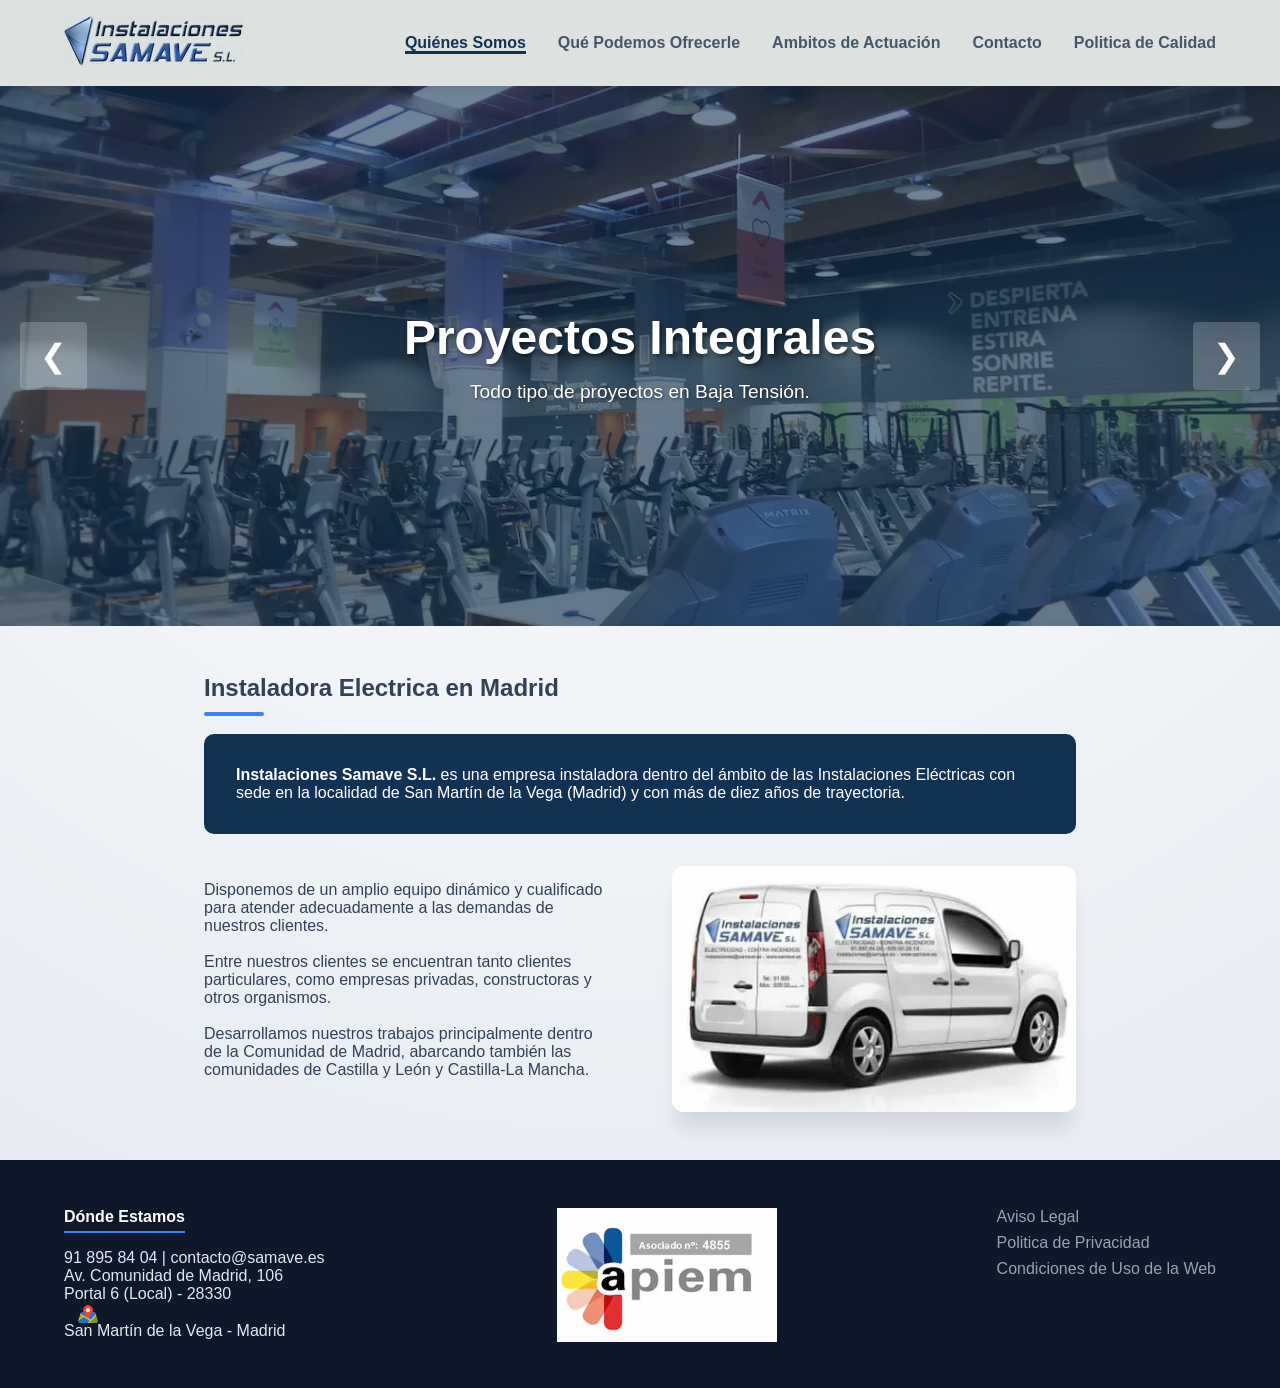
<file: WebSamaveV1/index.html>
<!DOCTYPE html>
<html lang="es">
<head>
    <meta charset="UTF-8">
    <meta name="viewport" content="width=device-width, initial-scale=1.0">
    <title>Instalaciones Eléctricas, Fotovoltaica y Vehiculo Electrico | SAMAVE S.L.</title>
    <meta name="description" content="Página Web descriptiva de Empresa Instaladora Electricidad, Instalaciones Samave S.L. en Madrid." />

    <link rel="preload" href="css/index.css" as="style">
    <link rel="stylesheet" href="css/index.css">
</head>
<body>

    <header class="site-header">
        <div class="logo-container">
            <img src="images/logo.webp" alt="SAMAVE Logo" class="logo">
        </div>
        
        <button class="menu-toggle" aria-label="Abrir menú">
            <span class="hamburger"></span>
        </button>
        
        <nav class="main-nav">
            <ul>
                <li><a href="index.html" class="active">Quiénes Somos</a></li>
                <li><a href="servicios/servicios.html">Qué Podemos Ofrecerle</a></li>
                <li><a href="ambitos/ambitos.html">Ambitos de Actuación</a></li>
                <li><a href="contacto/contacto.html">Contacto</a></li>
                <li><a href="calidad/calidad.html">Politica de Calidad</a></li>
            </ul>
        </nav>
    </header>

    <section class="hero-carousel">
        <div class="carousel-inner">
            <div class="slide active">
                <img src="images/slide1.webp" alt="Instalaciones Electricas en General" fetchpriority="high">
                <div class="slide-caption">
                    <h3>Proyectos Integrales</h3>
                    <p>Todo tipo de proyectos en Baja Tensión.</p>
                </div>
            </div>
            <div class="slide">
                <img src="images/slide2.webp" alt="Instalación Fotovoltaica y Punto de Recarga de Vehiculo Eléctrico">
                <div class="slide-caption">
                    <h3>Instalaciones Solar Fotovoltaica y Puntos de Recarga V.E.</h3>
                    <p>Eficiencia y ahorro energético.</p>
                </div>
            </div>
		<div class="slide">
                <img src="images/slide3.webp" alt="Legalización y Boletín Eléctrico">
                <div class="slide-caption">
                    <h3>Boletines y legalizaciones</h3>
                    <p>Todo lo necesario para su instalación.</p>
                </div>
            </div>
        </div>
        <button class="carousel-control prev" onclick="moverCarrusel(-1)">&#10094;</button>
        <button class="carousel-control next" onclick="moverCarrusel(1)">&#10095;</button>
    </section>

    <main class="main-content">
        <section class="about-section">
            <h1>Instaladora Electrica en Madrid</h1>
			<br>
		
            <div class="callout">
                <p><strong>Instalaciones Samave S.L.</strong> es una empresa instaladora dentro del ámbito de las Instalaciones Eléctricas con sede en la localidad de San Martín de la Vega (Madrid) y con más de diez años de trayectoria.</p>
            </div>
            <div class="about-grid">
                <div class="about-text">
                    <p>
			Disponemos de un amplio equipo dinámico y cualificado para atender adecuadamente a las demandas de nuestros clientes.
		    </p>
			<br>
		    <p>
			Entre nuestros clientes se encuentran tanto clientes particulares, como empresas privadas, constructoras y otros organismos.
		    </p>
			<br>
		    <p>
			Desarrollamos nuestros trabajos principalmente dentro de la Comunidad de Madrid, abarcando también las comunidades de Castilla y León y Castilla-La Mancha.
		    </p>
			<br>

                </div>
                <div class="about-image-index">
                    <img src="images/empresa.webp" alt="Flota de Vehiculos para atender cualquier urgencia">
                </div>
            </div>
        </section>
    </main>

    

    <footer class="site-footer">
        <div class="footer-info">
            <div class="location">
                <h4>	Dónde Estamos</h4>
                <p>	91 895 84 04 | contacto@samave.es</p>
		<p>	Av. Comunidad de Madrid, 106</p>
		<p>	Portal 6 (Local) - 28330</p>
		<img onclick="window.open('https://goo.gl/maps/Gi8ZYjsyzfTFRY7t7')" src="images/iconMap.webp" style="cursor: pointer; margin-bottom: -7px;margin-left: 13px;width: 22px;" alt="Icono redireccion Google Maps">
                <p>	San Martín de la Vega - Madrid</p>
            </div>
	<div class="apiem">
		<img src="images/apiem.webp" style="cursor: pointer; margin-bottom: -7px;margin-left: 13px;width: 220px;" alt="Asociados con APIEM.">
	</div>
            <div class="legal-links">
                <a href="legal/aviso.html">	Aviso Legal</a>
		<a href="legal/politica.html">	Politica de Privacidad</a>
		<a href="legal/condiciones.html">	Condiciones de Uso de la Web</a>
            </div>
        </div>
    </footer>

    <script>
        // MENÚ MÓVIL
        const menuToggle = document.querySelector('.menu-toggle');
        const mainNav = document.querySelector('.main-nav');
        menuToggle.addEventListener('click', () => {
            mainNav.classList.toggle('nav-active');
            menuToggle.classList.toggle('active');
        });

// --- LÓGICA DEL CARRUSEL ---
        let indiceSlideActual = 0;
        const slides = document.querySelectorAll('.slide');
        
        function mostrarSlide(indice) {
            // Quitamos la clase 'active' de todos los slides
            slides.forEach(slide => slide.classList.remove('active'));
            
            // Ajustamos el índice si nos pasamos de los límites
            if (indice >= slides.length) {
                indiceSlideActual = 0;
            } else if (indice < 0) {
                indiceSlideActual = slides.length - 1;
            } else {
                indiceSlideActual = indice;
            }
            
            // Añadimos la clase 'active' al slide correspondiente
            slides[indiceSlideActual].classList.add('active');
        }

        function moverCarrusel(direccion) {
            mostrarSlide(indiceSlideActual + direccion);
        }

        // movimiento carrousel
        setInterval(() => {
            moverCarrusel(1);
        }, 5000);

    </script>
</body>
</html>
</file>
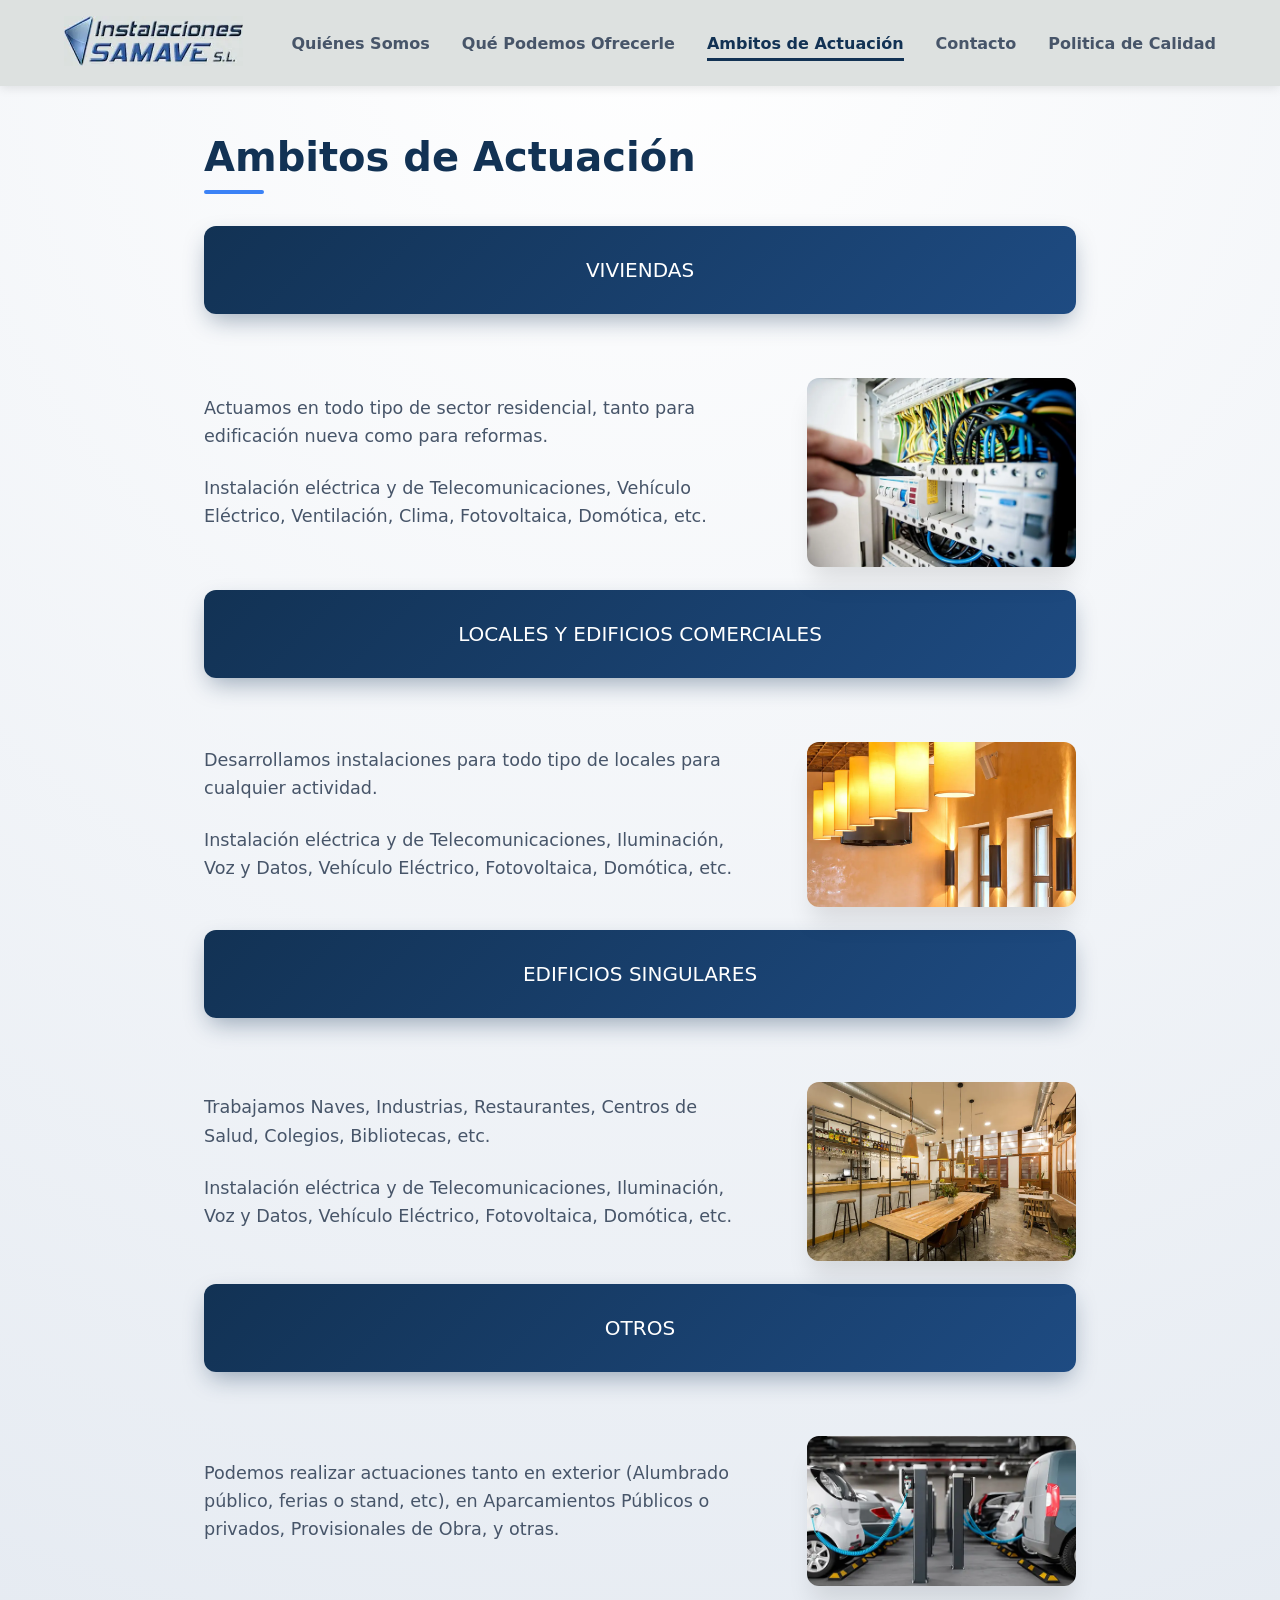
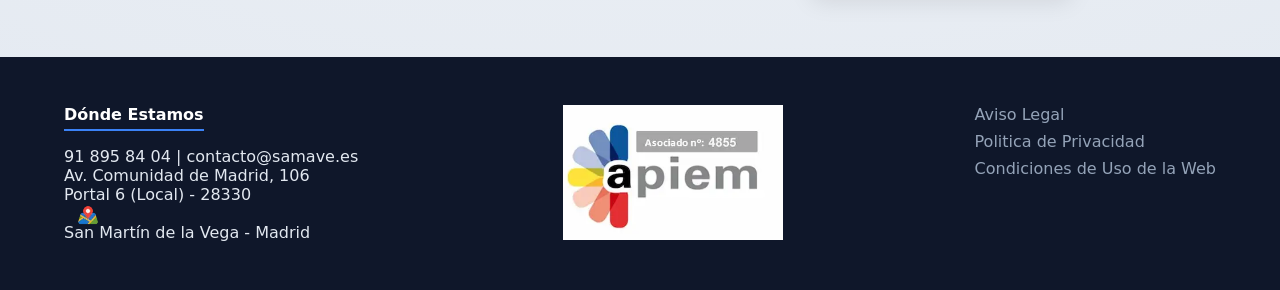
<file: WebSamaveV1/ambitos/ambitos.html>
<!DOCTYPE html>
<html lang="es">
<head>
    <meta charset="UTF-8">
    <meta name="viewport" content="width=device-width, initial-scale=1.0">
    <title>Ambitos Donde Trabajamos | Instalaciones Samave S.L.</title>
    <meta name="description" content="Página Web descriptiva de Empresa Instaladora Electricidad, Instalaciones Samave S.L. en Madrid." />
    <link rel="stylesheet" href="../css/style.css">
</head>
<body>

    <header class="site-header">
        <div class="logo-container">
            <img src="../images/logo.webp" alt="SAMAVE" class="logo">
        </div>
        
        <button class="menu-toggle" aria-label="Abrir menú">
            <span class="hamburger"></span>
        </button>
        
        <nav class="main-nav">
            <ul>
                <li><a href="../index.html">Quiénes Somos</a></li>
                <li><a href="../servicios/servicios.html">Qué Podemos Ofrecerle</a></li>
                <li><a href="ambitos.html" class="active">Ambitos de Actuación</a></li>
                <li><a href="../contacto/contacto.html">Contacto</a></li>
                <li><a href="../calidad/calidad.html">Politica de Calidad</a></li>
            </ul>
        </nav>
    </header>

    <main class="main-content">
        <section class="about-section">
            <h2>Ambitos de Actuación</h2>



            <div class="callout">
                <p>VIVIENDAS</p>
            </div>

            <div class="about-grid">
                <div class="about-text">
			<p>Actuamos en todo tipo de sector residencial, tanto para edificación nueva como para reformas.</p>
   
			<p>Instalación eléctrica y de Telecomunicaciones, Vehículo Eléctrico, Ventilación, Clima,  Fotovoltaica, Domótica, etc.</p>

		</div>
                
                <div class="about-image">
                    <img src="../images/cuadroElectrico.webp" alt="Cuadro eléctrico de una vivienda.">
                </div>
            </div> <BR>



            <div class="callout">
                <p>LOCALES Y EDIFICIOS COMERCIALES</p>
            </div>

            <div class="about-grid">
                <div class="about-text">
			<p>Desarrollamos instalaciones para todo tipo de locales para cualquier actividad.</p>
   
			<p>Instalación eléctrica y de Telecomunicaciones, Iluminación, Voz y Datos, Vehículo Eléctrico, Fotovoltaica, Domótica, etc.</p>

		</div>
                
                <div class="about-image">
                    <img src="../images/locales.webp" alt="Iluminación en un local comercial.">
                </div>
            </div> <BR>


            <div class="callout">
                <p>EDIFICIOS SINGULARES</p>
            </div>

            <div class="about-grid">
                <div class="about-text">
			<p>Trabajamos Naves, Industrias, Restaurantes, Centros de Salud, Colegios, Bibliotecas, etc.</p>
   
			<p>Instalación eléctrica y de Telecomunicaciones, Iluminación, Voz y Datos, Vehículo Eléctrico, Fotovoltaica, Domótica, etc.</p>

		</div>
                
                <div class="about-image">
                    <img src="../images/restaurantes.webp" alt="Instalación eléctrica en un restaurante.">
                </div>
            </div> <BR>


            <div class="callout">
                <p>OTROS</p>
            </div>

            <div class="about-grid">
                <div class="about-text">
			<p>Podemos realizar actuaciones tanto en exterior (Alumbrado público, ferias o stand, etc), en Aparcamientos Públicos o privados, Provisionales de Obra, y otras.</p>
   
		</div>
                
                <div class="about-image">
                    <img src="../images/parking.webp" alt="Puntos de Recarga de Vehiculo Electrico en Parking.">
                </div>
            </div> <BR>


        </section>
    </main>

    <footer class="site-footer">
        <div class="footer-info">
            <div class="location">
                <h4>	Dónde Estamos</h4>
                <p>	91 895 84 04 | contacto@samave.es</p>
		<p>	Av. Comunidad de Madrid, 106</p>
		<p>	Portal 6 (Local) - 28330</p>
		<img onclick="window.open('https://goo.gl/maps/Gi8ZYjsyzfTFRY7t7')" src="../images/iconMap.webp" alt="Redireccionamiento Google Maps" style="cursor: pointer; margin-bottom: -7px;margin-left: 13px;width: 22px;">
                <p>	San Martín de la Vega - Madrid</p>
            </div>
	<div class_"apiem">
		<img src="../images/apiem.webp" alt="Asociados Apiem" style="cursor: pointer; margin-bottom: -7px;margin-left: 13px;width: 220px;">
	</div>
            <div class="legal-links">
                <a href="../legal/aviso.html">	Aviso Legal</a>
		<a href="../legal/politica.html">	Politica de Privacidad</a>
		<a href="../legal/condiciones.html">	Condiciones de Uso de la Web</a>
            </div>
        </div>
    </footer>

    <script>
        // Lógica del menú móvil
        const menuToggle = document.querySelector('.menu-toggle');
        const mainNav = document.querySelector('.main-nav');
        menuToggle.addEventListener('click', () => {
            mainNav.classList.toggle('nav-active');
            menuToggle.classList.toggle('active');
        });
    </script>
</body>
</html>
</file>
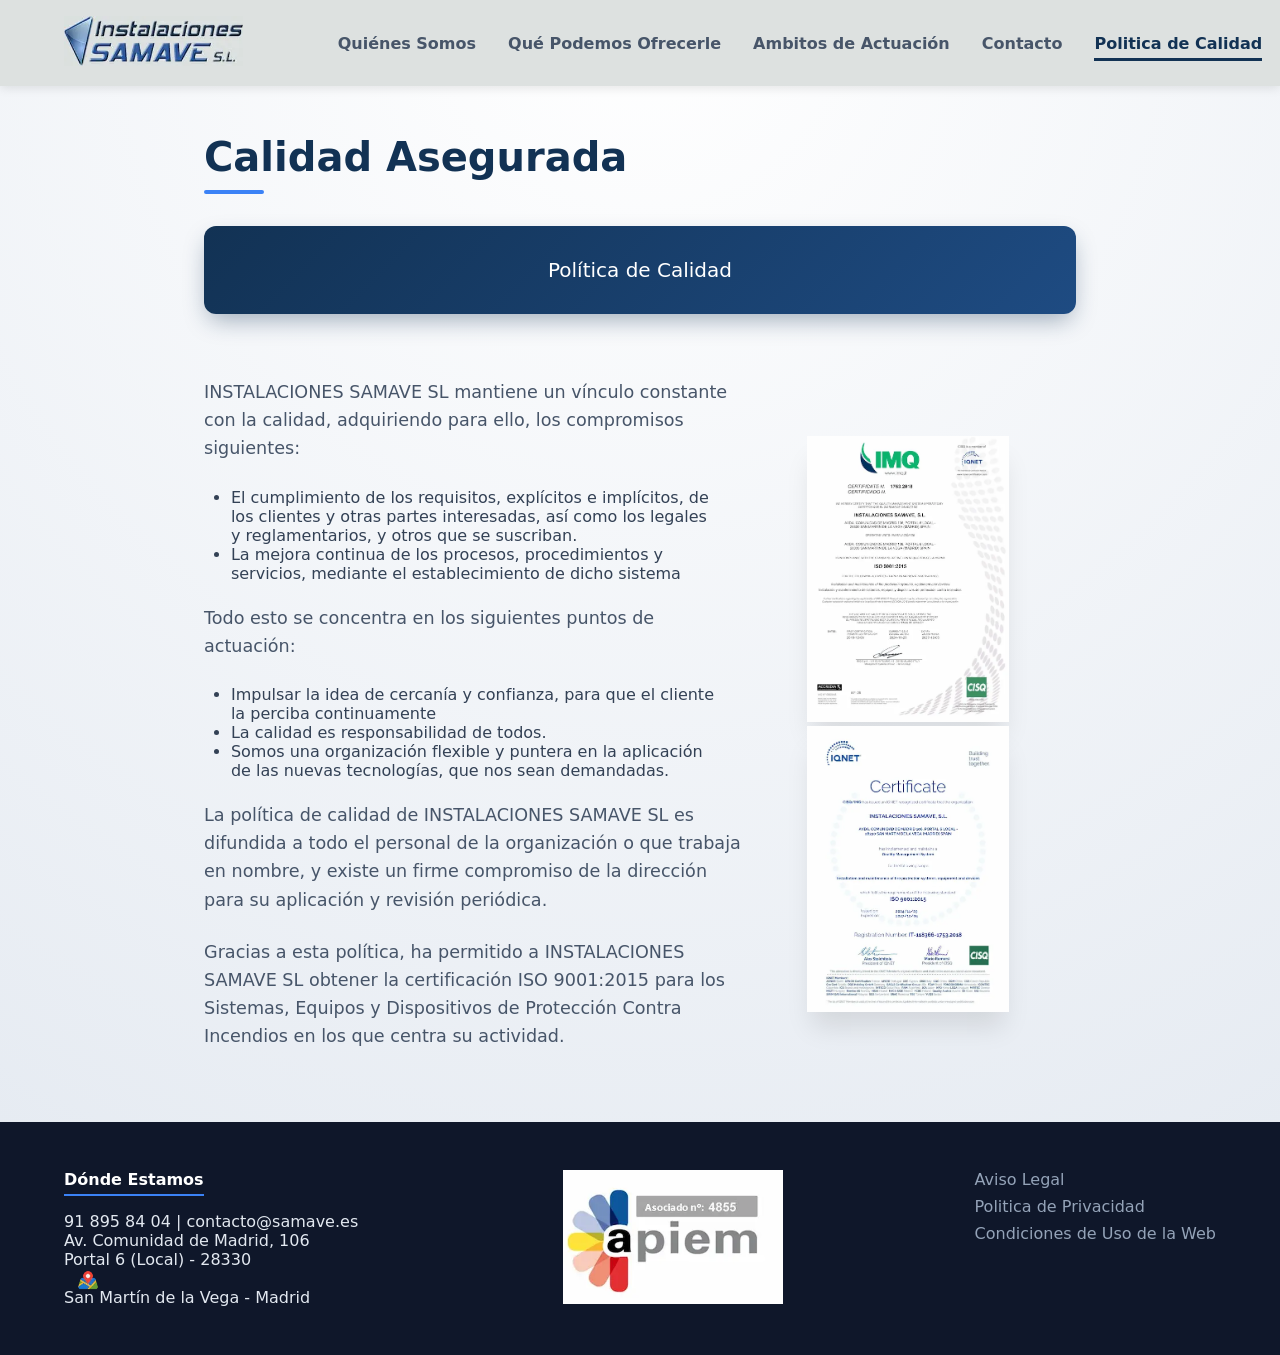
<file: WebSamaveV1/calidad/calidad.html>
<!DOCTYPE html>
<html lang="es">
<head>
    <meta charset="UTF-8">
    <meta name="viewport" content="width=device-width, initial-scale=1.0">
    <title>Politica de Calidad | Instalaciones Samave S.L.</title>
    <meta name="description" content="Página Web descriptiva de Empresa Instaladora Electricidad, Instalaciones Samave S.L. en Madrid." />
    <link rel="stylesheet" href="../css/style.css">
</head>
<body>

    <header class="site-header">
        <div class="logo-container">
            <img src="../images/logo.webp" alt="SAMAVE" class="logo">
        </div>
        
        <button class="menu-toggle" aria-label="Abrir menú">
            <span class="hamburger"></span>
        </button>
        
        <nav class="main-nav">
            <ul class="list">
                <li><a href="../index.html">Quiénes Somos</a></li>
                <li><a href="../servicios/servicios.html">Qué Podemos Ofrecerle</a></li>
                <li><a href="../ambitos/ambitos.html">Ambitos de Actuación</a></li>
                <li><a href="../contacto/contacto.html">Contacto</a></li>
                <li><a href="../calidad/calidad.html" class="active">Politica de Calidad</a></li>
            </ul>
        </nav>
    </header>

    <main class="main-content">
        <section class="about-section">
            <h2>Calidad Asegurada</h2>
            
            <div class="callout">
                <p>Política de Calidad</p>
            </div>

            <div class="about-grid">
                <div class="about-text">
                    <p>INSTALACIONES SAMAVE SL mantiene un vínculo constante con la calidad, adquiriendo para ello, los compromisos siguientes:</p>
            <ul class="list">
                <li>El cumplimiento de los requisitos, explícitos e implícitos, de los clientes y otras partes interesadas, así como los legales y reglamentarios, y otros que se suscriban.</li>
                <li>La mejora continua de los procesos, procedimientos y servicios, mediante el establecimiento de dicho sistema</li>
            </ul><br>

                    <p>Todo esto se concentra en los siguientes puntos de actuación:</p>
            <ul class="list">
                <li>Impulsar la idea de cercanía y confianza, para que el cliente la perciba continuamente</li>
                <li>La calidad es responsabilidad de todos.</li>
                <li>Somos una organización flexible y puntera en la aplicación de las nuevas tecnologías, que nos sean demandadas.</li>
            </ul><br>

                <p>La política de calidad de INSTALACIONES SAMAVE SL es difundida a todo el personal de la organización o que trabaja en nombre, y existe un firme compromiso de la dirección para su aplicación y revisión periódica.</p>
		<p>Gracias a esta política, ha permitido a INSTALACIONES SAMAVE SL obtener la certificación ISO 9001:2015 para los Sistemas, Equipos y Dispositivos de Protección Contra Incendios en los que centra su actividad.</p>
		</div>
                
                <div class="about-image-calidad">
                    <img src="../images/calidad1.webp" alt="Certificado IMQ">
                    <img src="../images/calidad2.webp" alt="Certificado IQNET">
                </div>
            </div>
        </section>
    </main>

    <footer class="site-footer">
        <div class="footer-info">
            <div class="location">
                <h4>	Dónde Estamos</h4>
                <p>	91 895 84 04 | contacto@samave.es</p>
		<p>	Av. Comunidad de Madrid, 106</p>
		<p>	Portal 6 (Local) - 28330</p>
		<img onclick="window.open('https://goo.gl/maps/Gi8ZYjsyzfTFRY7t7')" src="../images/iconMap.webp" alt="Redireccionamiento Google Maps" style="cursor: pointer; margin-bottom: -7px;margin-left: 13px;width: 22px;">
                <p>	San Martín de la Vega - Madrid</p>
            </div>
	<div class_"apiem">
		<img src="../images/apiem.webp" alt="Asociados Apiem" style="cursor: pointer; margin-bottom: -7px;margin-left: 13px;width: 220px;">
	</div>
            <div class="legal-links">
                <a href="../legal/aviso.html">	Aviso Legal</a>
		<a href="../legal/politica.html">	Politica de Privacidad</a>
		<a href="../legal/condiciones.html">	Condiciones de Uso de la Web</a>
            </div>
        </div>
    </footer>

    <script>
        // Lógica del menú móvil
        const menuToggle = document.querySelector('.menu-toggle');
        const mainNav = document.querySelector('.main-nav');
        menuToggle.addEventListener('click', () => {
            mainNav.classList.toggle('nav-active');
            menuToggle.classList.toggle('active');
        });
    </script>
</body>
</html>
</file>
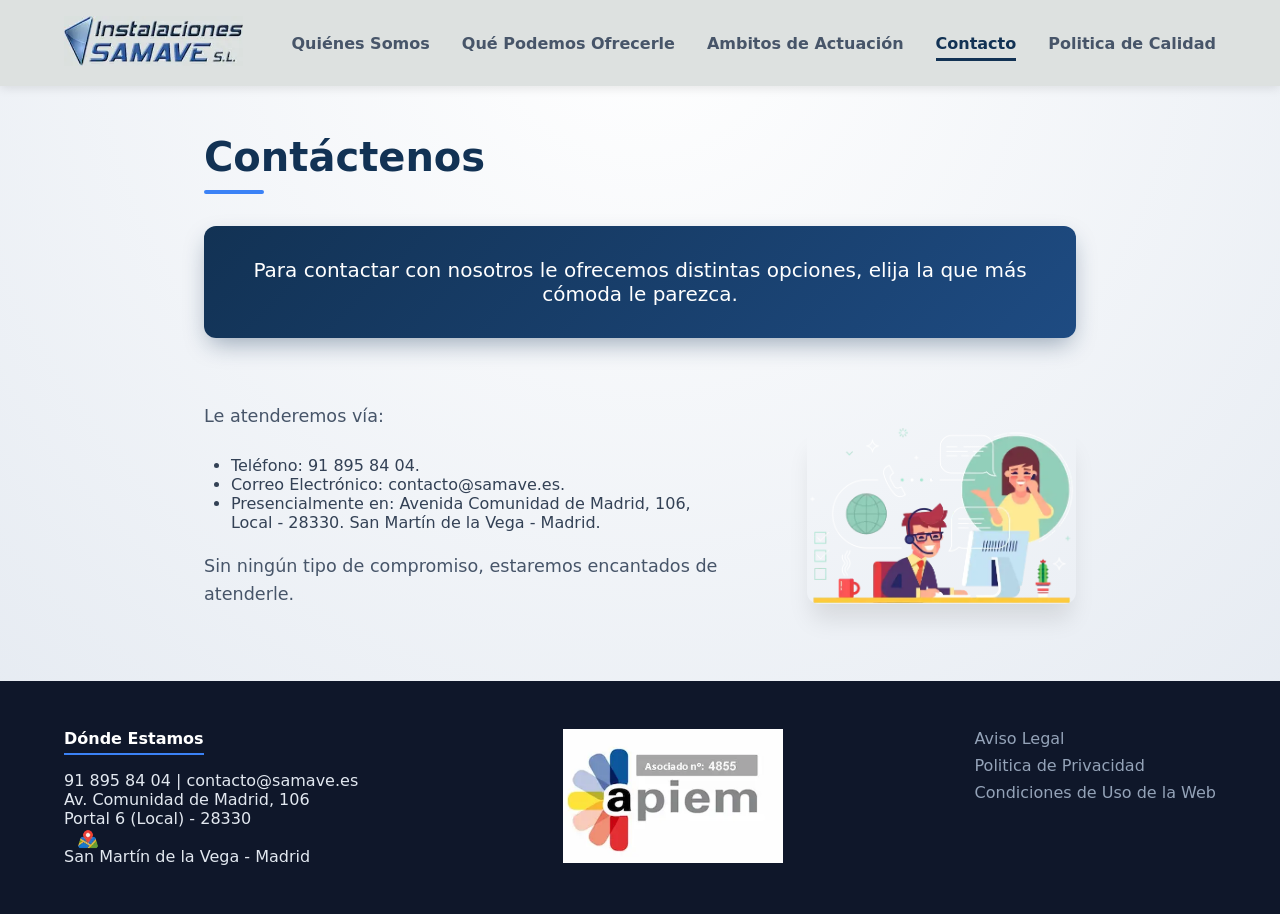
<file: WebSamaveV1/contacto/contacto.html>
<!DOCTYPE html>
<html lang="es">
<head>
    <meta charset="UTF-8">
    <meta name="viewport" content="width=device-width, initial-scale=1.0">
    <title>Contactenos | Instalaciones Samave S.L.</title>
    <meta name="description" content="Página Web descriptiva de Empresa Instaladora Electricidad, Instalaciones Samave S.L. en Madrid." />
    <link rel="stylesheet" href="../css/style.css">
</head>
<body>

    <header class="site-header">
        <div class="logo-container">
            <img src="../images/logo.webp" alt="SAMAVE" class="logo">
        </div>
        
        <button class="menu-toggle" aria-label="Abrir menú">
            <span class="hamburger"></span>
        </button>
        
        <nav class="main-nav">
            <ul>
                <li><a href="../index.html">Quiénes Somos</a></li>
                <li><a href="../servicios/servicios.html">Qué Podemos Ofrecerle</a></li>
                <li><a href="../ambitos/ambitos.html">Ambitos de Actuación</a></li>
                <li><a href="contacto.html" class="active">Contacto</a></li>
                <li><a href="../calidad/calidad.html">Politica de Calidad</a></li>
            </ul>
        </nav>
    </header>

    <main class="main-content">
        <section class="about-section">
            <h2>Contáctenos</h2>
            
            <div class="callout">
                <p>Para contactar con nosotros le ofrecemos distintas opciones, elija la que más cómoda le parezca.</p>
            </div>

            <div class="about-grid">
                <div class="about-text">
                    <p>Le atenderemos vía:</p>
            <ul class="list">
                <li> Teléfono: 91 895 84 04.</li>
                <li> Correo Electrónico: contacto@samave.es.</li>
                <li> Presencialmente en: Avenida Comunidad de Madrid, 106, Local - 28330. San Martín de la Vega - Madrid.</li>
            </ul> <br>
            <p>Sin ningún tipo de compromiso, estaremos encantados de atenderle.</p>
		</div>
                
                <div class="about-image">
                    <img src="../images/contacto.webp" alt="Conversación telefónica eficaz">
                </div>
            </div>
        </section>
    </main>

    <footer class="site-footer">
        <div class="footer-info">
            <div class="location">
                <h4>	Dónde Estamos</h4>
                <p>	91 895 84 04 | contacto@samave.es</p>
		<p>	Av. Comunidad de Madrid, 106</p>
		<p>	Portal 6 (Local) - 28330</p>
		<img onclick="window.open('https://goo.gl/maps/Gi8ZYjsyzfTFRY7t7')" src="../images/iconMap.webp" alt="Redireccionamiento Google Maps" style="cursor: pointer; margin-bottom: -7px;margin-left: 13px;width: 22px;">
                <p>	San Martín de la Vega - Madrid</p>
            </div>
	<div class_"apiem">
		<img src="../images/apiem.webp" alt="Asociados Apiem" style="cursor: pointer; margin-bottom: -7px;margin-left: 13px;width: 220px;">
	</div>
            <div class="legal-links">
                <a href="../legal/aviso.html">	Aviso Legal</a>
		<a href="../legal/politica.html">	Politica de Privacidad</a>
		<a href="../legal/condiciones.html">	Condiciones de Uso de la Web</a>
            </div>
        </div>
    </footer>

    <script>
        // Lógica del menú móvil
        const menuToggle = document.querySelector('.menu-toggle');
        const mainNav = document.querySelector('.main-nav');
        menuToggle.addEventListener('click', () => {
            mainNav.classList.toggle('nav-active');
            menuToggle.classList.toggle('active');
        });
    </script>
</body>
</html>
</file>
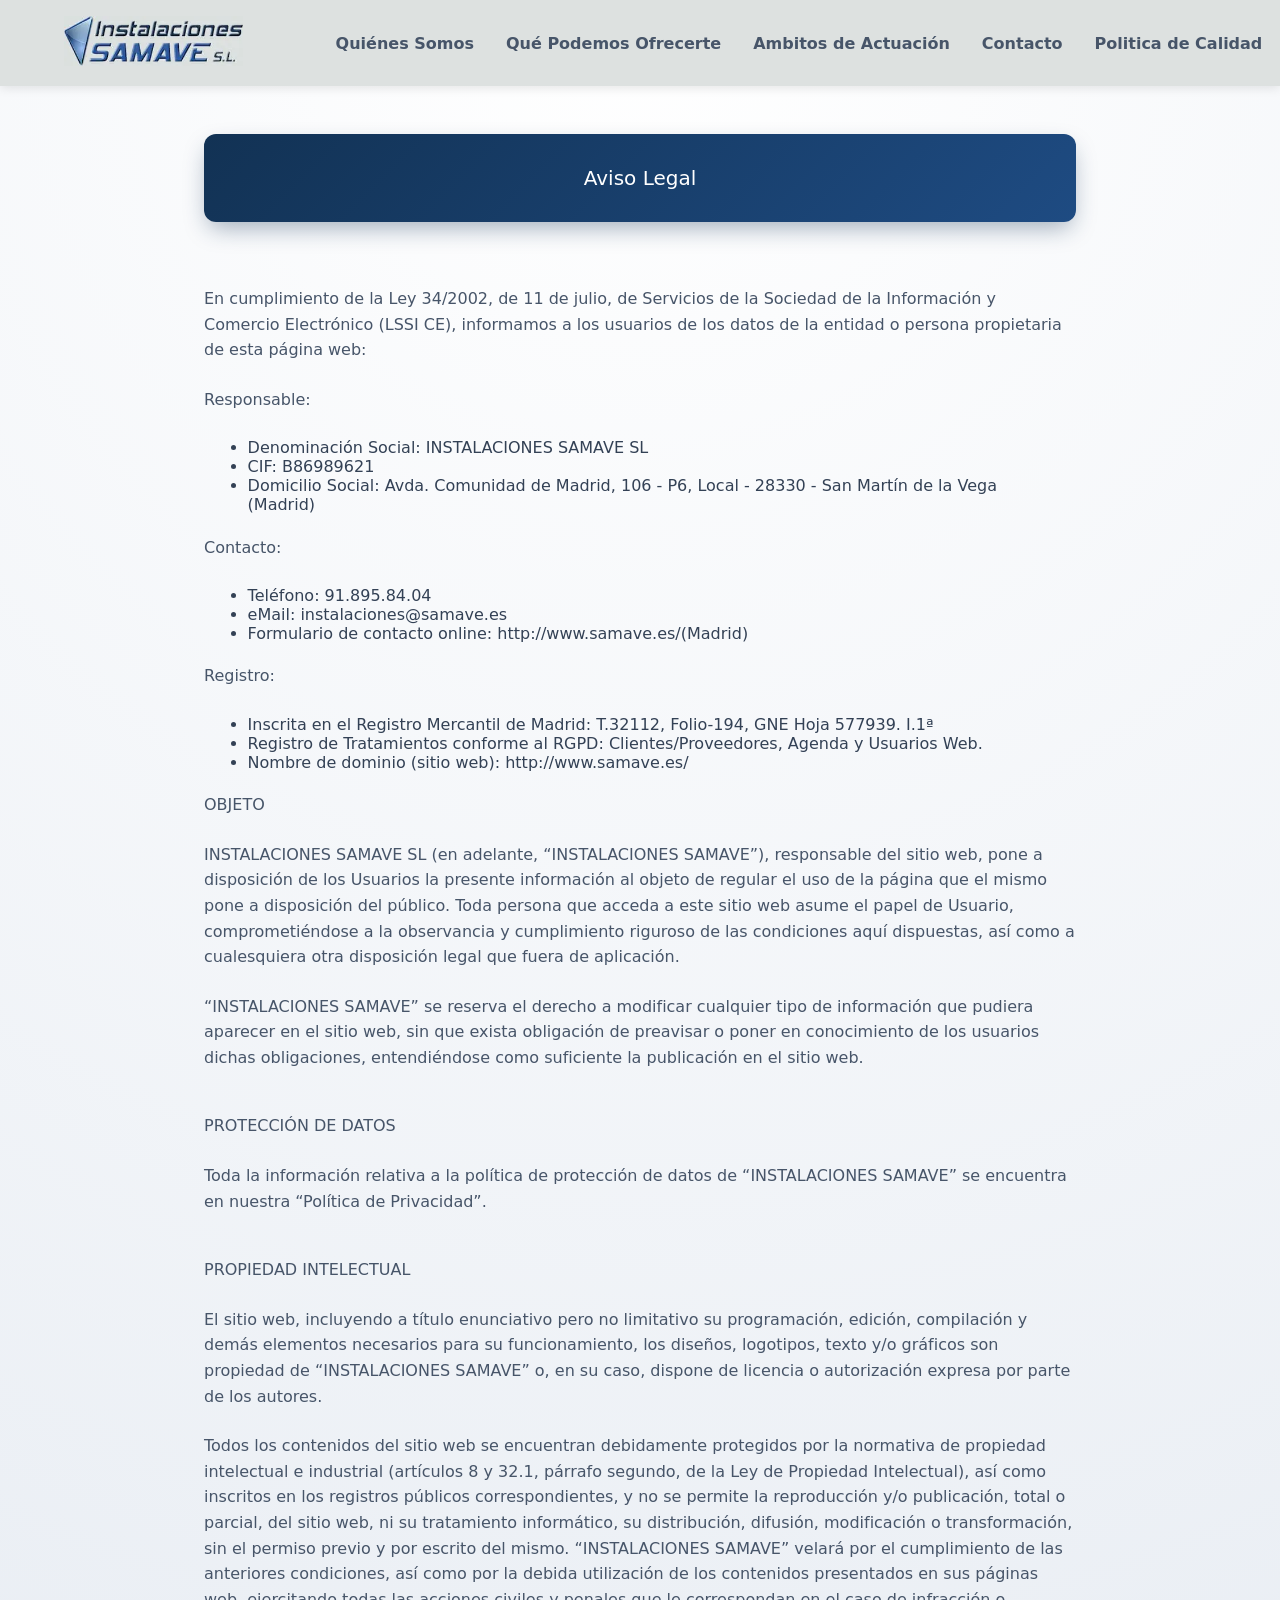
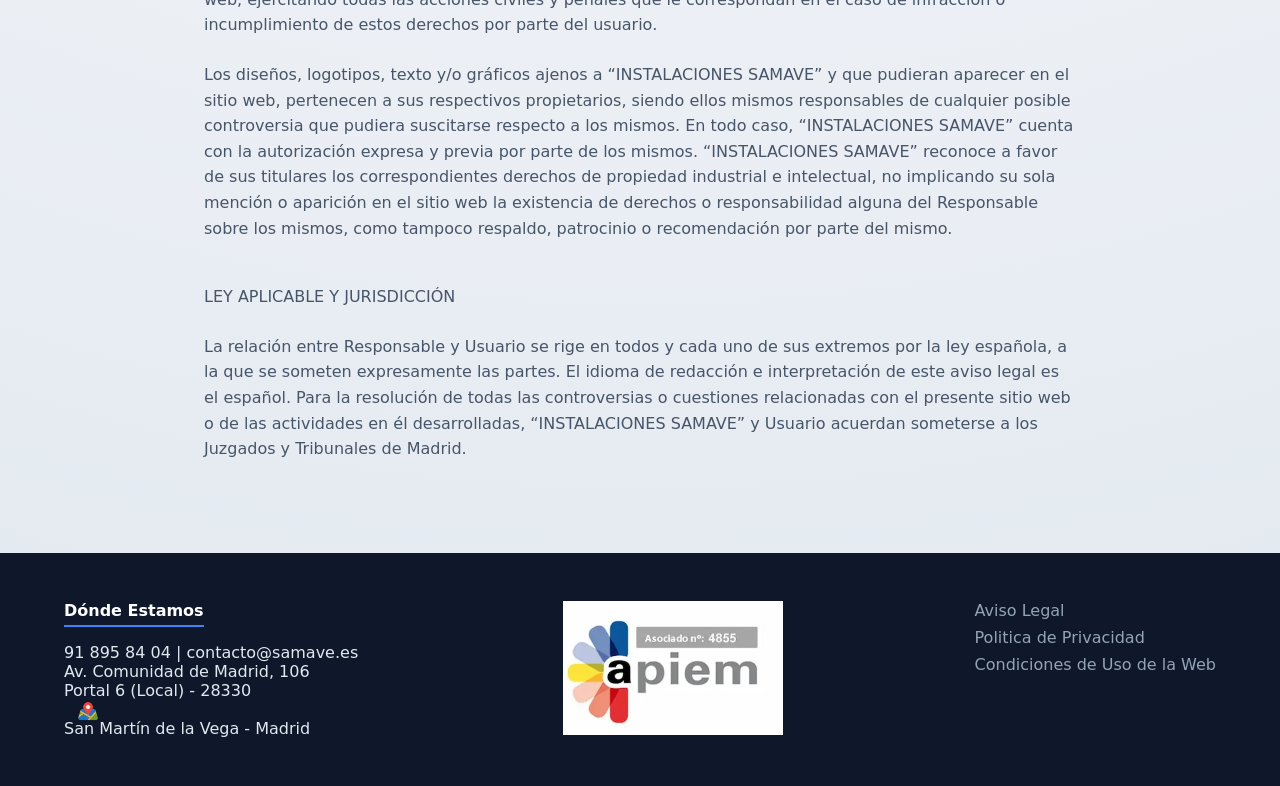
<file: WebSamaveV1/legal/aviso.html>
<!DOCTYPE html>
<html lang="es">
<head>
    <meta charset="UTF-8">
    <meta name="viewport" content="width=device-width, initial-scale=1.0">
    <title>Aviso Legal | Instalaciones Samave S.L.</title>
    <meta name="description" content="Página Web descriptiva de Empresa Instaladora Electricidad, Instalaciones Samave S.L. en Madrid." />
    <link rel="stylesheet" href="../css/style.css">
</head>
<body>

    <header class="site-header">
        <div class="logo-container">
            <img src="../images/logo.webp" alt="SAMAVE" class="logo">
        </div>
        
        <button class="menu-toggle" aria-label="Abrir menú">
            <span class="hamburger"></span>
        </button>
        
        <nav class="main-nav">
            <ul class="list">
                <li><a href="../index.html">Quiénes Somos</a></li>
                <li><a href="../servicios/servicios.html">Qué Podemos Ofrecerte</a></li>
                <li><a href="../ambitos/ambitos.html">Ambitos de Actuación</a></li>
                <li><a href="../contacto/contacto.html">Contacto</a></li>
                <li><a href="../calidad/calidad.html">Politica de Calidad</a></li>
            </ul>
        </nav>
    </header>

    <main class="main-content">
        <section class="about-section">

            
            <div class="callout">
                <p>Aviso Legal</p>
            </div>

            <div class="about-grid-legal">
                <div class="about-text-legal">
                    <p>En cumplimiento de la Ley 34/2002, de 11 de julio, de Servicios de la Sociedad de la Información y Comercio Electrónico (LSSI CE), informamos a los usuarios de los datos de la entidad o persona propietaria de esta página web:</p>

		<p>Responsable:</p>
            <ul class="list">
                <li> Denominación Social: INSTALACIONES SAMAVE SL</li>
                <li> CIF: B86989621</li>
                <li> Domicilio Social: Avda. Comunidad de Madrid, 106 - P6, Local - 28330 - San Martín de la Vega (Madrid)</li>
            </ul> <br>
		<p>Contacto:</p>
            <ul class="list">
                <li>Teléfono: 91.895.84.04</li>
                <li>eMail: instalaciones@samave.es</li>
                <li>Formulario de contacto online: http://www.samave.es/(Madrid)</li>
            </ul> <br>
		<p>Registro:</p>
            <ul class="list">
                <li>Inscrita en el Registro Mercantil de Madrid: T.32112, Folio-194, GNE Hoja 577939. I.1ª</li>
                <li>Registro de Tratamientos conforme al RGPD: Clientes/Proveedores, Agenda y Usuarios Web.</li>
                <li>Nombre de dominio (sitio web): http://www.samave.es/</li>
            </ul> <br>
              	<p>OBJETO</p>
              	<p>INSTALACIONES SAMAVE SL (en adelante, “INSTALACIONES SAMAVE”), responsable del sitio web, pone a disposición de los Usuarios la presente información al objeto de regular el uso de la página que el mismo pone a disposición del público. Toda persona que acceda a este sitio web asume el papel de Usuario, comprometiéndose a la observancia y cumplimiento riguroso de las condiciones aquí dispuestas, así como a cualesquiera otra disposición legal que fuera de aplicación.</p>
              	<p>“INSTALACIONES SAMAVE” se reserva el derecho a modificar cualquier tipo de información que pudiera aparecer en el sitio web, sin que exista obligación de preavisar o poner en conocimiento de los usuarios dichas obligaciones, entendiéndose como suficiente la publicación en el sitio web.
</p> <br>

              	<p>PROTECCIÓN DE DATOS</p>
              	<p>Toda la información relativa a la política de protección de datos de “INSTALACIONES SAMAVE” se encuentra en nuestra “Política de Privacidad”.</p> <br>

              	<p>PROPIEDAD INTELECTUAL</p>
              	<p>El sitio web, incluyendo a título enunciativo pero no limitativo su programación, edición, compilación y demás elementos necesarios para su funcionamiento, los diseños, logotipos, texto y/o gráficos son propiedad de “INSTALACIONES SAMAVE” o, en su caso, dispone de licencia o autorización expresa por parte de los autores.</p>
              	<p>Todos los contenidos del sitio web se encuentran debidamente protegidos por la normativa de propiedad intelectual e industrial (artículos 8 y 32.1, párrafo segundo, de la Ley de Propiedad Intelectual), así como inscritos en los registros públicos correspondientes, y no se permite la reproducción y/o publicación, total o parcial, del sitio web, ni su tratamiento informático, su distribución, difusión, modificación o transformación, sin el permiso previo y por escrito del mismo. “INSTALACIONES SAMAVE” velará por el cumplimiento de las anteriores condiciones, así como por la debida utilización de los contenidos presentados en sus páginas web, ejercitando todas las acciones civiles y penales que le correspondan en el caso de infracción o incumplimiento de estos derechos por parte del usuario.</p>
              	<p>Los diseños, logotipos, texto y/o gráficos ajenos a “INSTALACIONES SAMAVE” y que pudieran aparecer en el sitio web, pertenecen a sus respectivos propietarios, siendo ellos mismos responsables de cualquier posible controversia que pudiera suscitarse respecto a los mismos. En todo caso, “INSTALACIONES SAMAVE” cuenta con la autorización expresa y previa por parte de los mismos. “INSTALACIONES SAMAVE” reconoce a favor de sus titulares los correspondientes derechos de propiedad industrial e intelectual, no implicando su sola mención o aparición en el sitio web la existencia de derechos o responsabilidad alguna del Responsable sobre los mismos, como tampoco respaldo, patrocinio o recomendación por parte del mismo.</p> <br>

              	<p>LEY APLICABLE Y JURISDICCIÓN</p>
              	<p>La relación entre Responsable y Usuario se rige en todos y cada uno de sus extremos por la ley española, a la que se someten expresamente las partes. El idioma de redacción e interpretación de este aviso legal es el español. Para la resolución de todas las controversias o cuestiones relacionadas con el presente sitio web o de las actividades en él desarrolladas, “INSTALACIONES SAMAVE” y Usuario acuerdan someterse a los Juzgados y Tribunales de Madrid.</p> <br>

		</div>      
            </div>
        </section>
    </main>

    </section>

    <footer class="site-footer">
        <div class="footer-info">
            <div class="location">
                <h4>	Dónde Estamos</h4>
                <p>	91 895 84 04 | contacto@samave.es</p>
		<p>	Av. Comunidad de Madrid, 106</p>
		<p>	Portal 6 (Local) - 28330</p>
		<img onclick="window.open('https://goo.gl/maps/Gi8ZYjsyzfTFRY7t7')" src="../images/iconMap.webp" Alt="Redireccionamiento Google Maps" style="cursor: pointer; margin-bottom: -7px;margin-left: 13px;width: 22px;">
                <p>	San Martín de la Vega - Madrid</p>
            </div>
	<div class_"apiem">
		<img src="../images/apiem.webp" alt="Asociados Apiem" style="cursor: pointer; margin-bottom: -7px;margin-left: 13px;width: 220px;">
	</div>
            <div class="legal-links">
                <a href="aviso.html" class="active">	Aviso Legal</a>
		<a href="politica.html">	Politica de Privacidad</a>
		<a href="condiciones.html">	Condiciones de Uso de la Web</a>
            </div>
        </div>
    </footer>

    <script>
        // Lógica del menú móvil
        const menuToggle = document.querySelector('.menu-toggle');
        const mainNav = document.querySelector('.main-nav');
        menuToggle.addEventListener('click', () => {
            mainNav.classList.toggle('nav-active');
            menuToggle.classList.toggle('active');
        });
    </script>
</body>
</html>
</file>
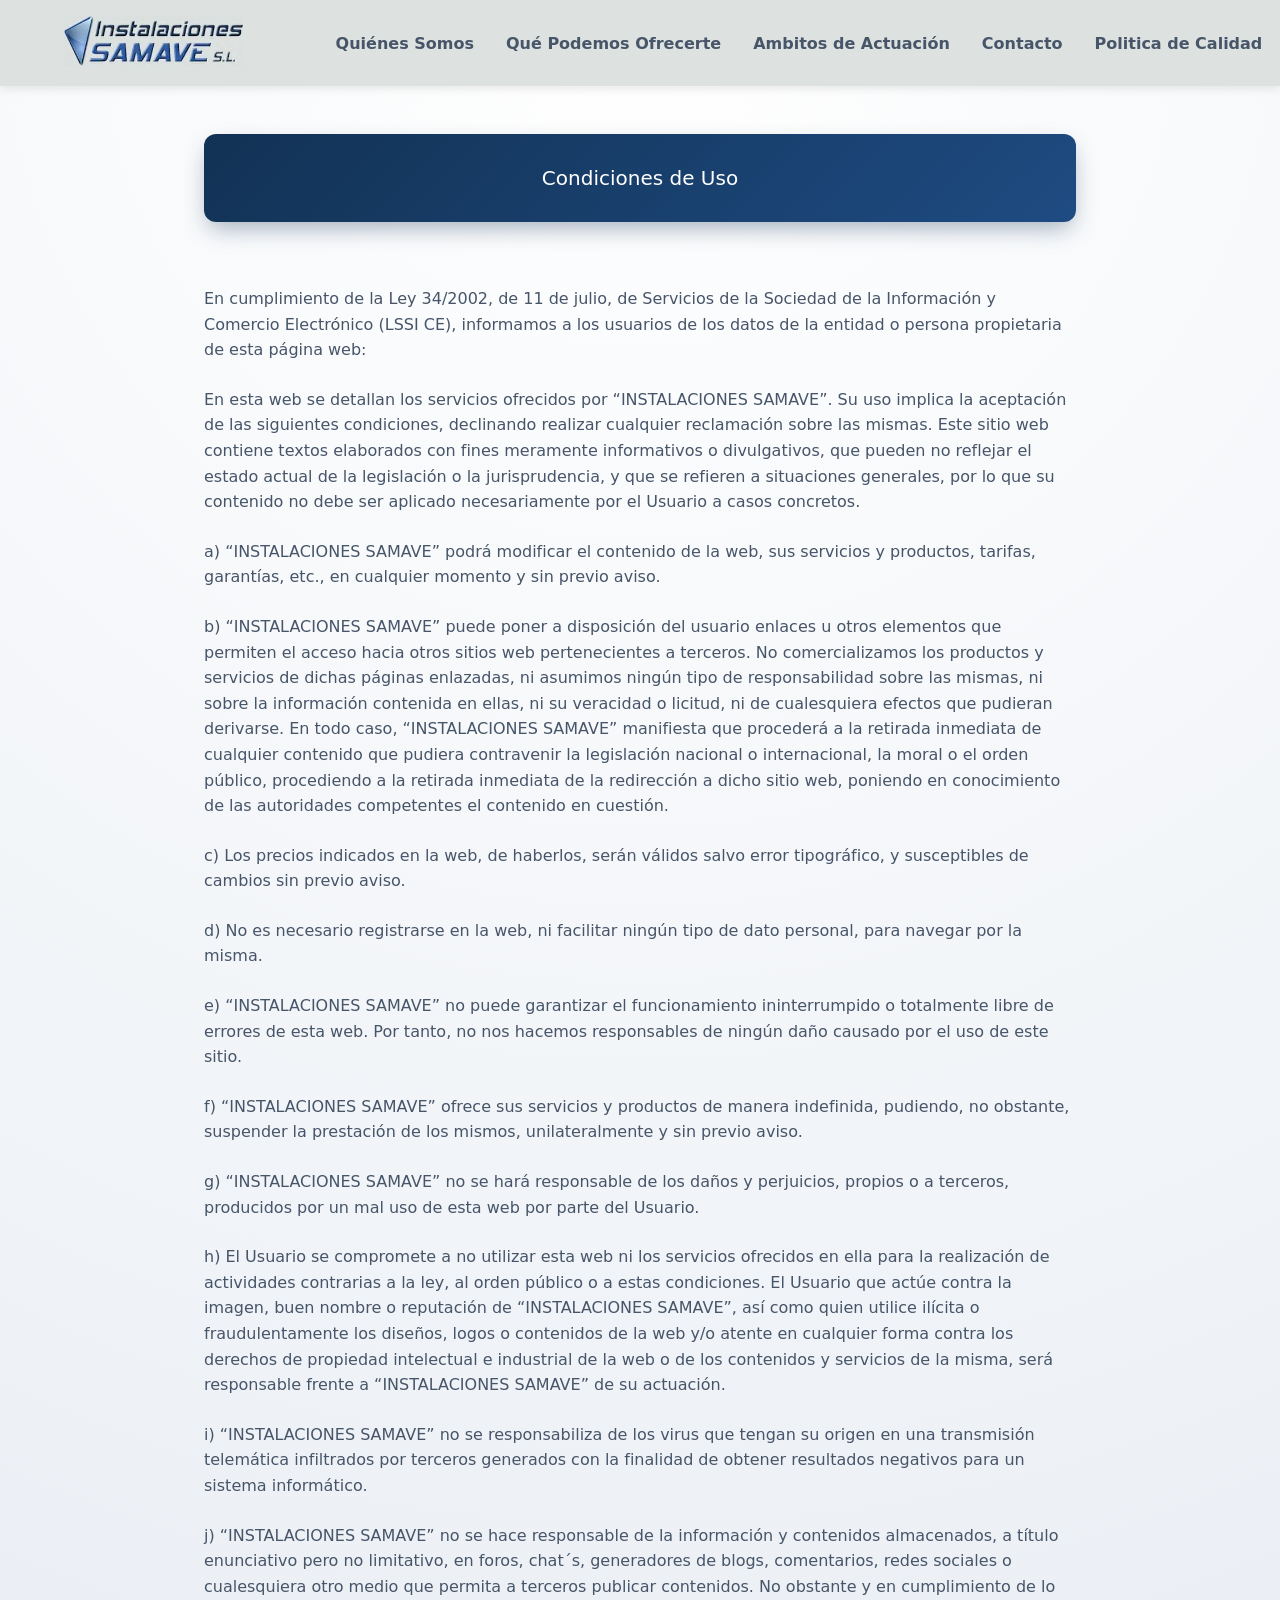
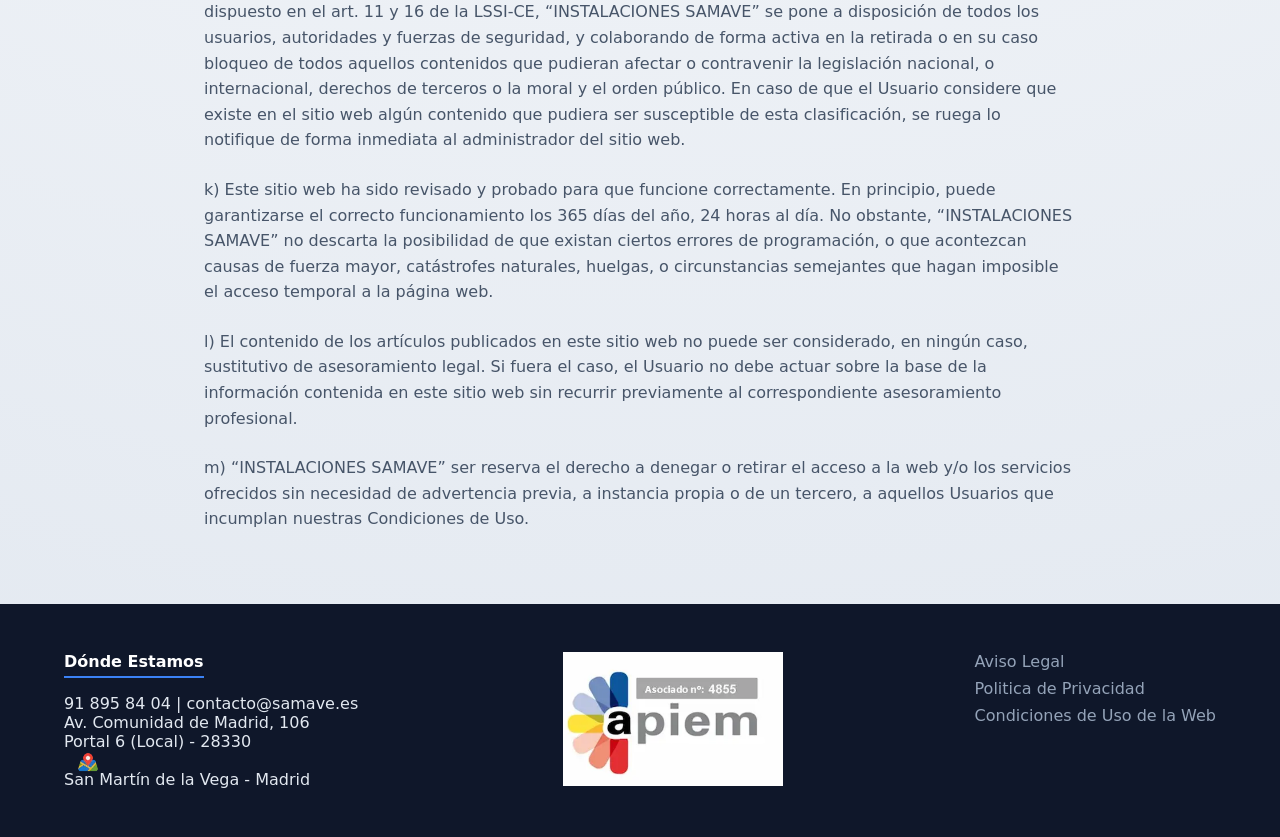
<file: WebSamaveV1/legal/condiciones.html>
<!DOCTYPE html>
<html lang="es">
<head>
    <meta charset="UTF-8">
    <meta name="viewport" content="width=device-width, initial-scale=1.0">
    <title>Condiciones de Uso | Instalaciones Samave S.L.</title>
    <meta name="description" content="Página Web descriptiva de Empresa Instaladora Electricidad, Instalaciones Samave S.L. en Madrid." />
    <link rel="stylesheet" href="../css/style.css">
</head>
<body>

    <header class="site-header">
        <div class="logo-container">
            <img src="../images/logo.webp" alt="SAMAVE" class="logo">
        </div>
        
        <button class="menu-toggle" aria-label="Abrir menú">
            <span class="hamburger"></span>
        </button>
        
        <nav class="main-nav">
            <ul class="list">
                <li><a href="../index.html">Quiénes Somos</a></li>
                <li><a href="../servicios/servicios.html">Qué Podemos Ofrecerte</a></li>
                <li><a href="../ambitos/ambitos.html">Ambitos de Actuación</a></li>
                <li><a href="../contacto/contacto.html">Contacto</a></li>
                <li><a href="../calidad/calidad.html">Politica de Calidad</a></li>
            </ul>
        </nav>
    </header>

    <main class="main-content">
        <section class="about-section">

            
            <div class="callout">
                <p>Condiciones de Uso</p>
            </div>

            <div class="about-grid-legal">
                <div class="about-text-legal">
                    <p>En cumplimiento de la Ley 34/2002, de 11 de julio, de Servicios de la Sociedad de la Información y Comercio Electrónico (LSSI CE), informamos a los usuarios de los datos de la entidad o persona propietaria de esta página web:</p>

		<p>En esta web se detallan los servicios ofrecidos por “INSTALACIONES SAMAVE”. Su uso implica la aceptación de las siguientes condiciones, declinando realizar cualquier reclamación sobre las mismas. Este sitio web contiene textos elaborados con fines meramente informativos o divulgativos, que pueden no reflejar el estado actual de la legislación o la jurisprudencia, y que se refieren a situaciones generales, por lo que su contenido no debe ser aplicado necesariamente por el Usuario a casos concretos.</p>
		<p>a) “INSTALACIONES SAMAVE” podrá modificar el contenido de la web, sus servicios y productos, tarifas, garantías, etc., en cualquier momento y sin previo aviso.</p>
		<p>b) “INSTALACIONES SAMAVE” puede poner a disposición del usuario enlaces u otros elementos que permiten el acceso hacia otros sitios web pertenecientes a terceros. No comercializamos los productos y servicios de dichas páginas enlazadas, ni asumimos ningún tipo de responsabilidad sobre las mismas, ni sobre la información contenida en ellas, ni su veracidad o licitud, ni de cualesquiera efectos que pudieran derivarse. En todo caso, “INSTALACIONES SAMAVE” manifiesta que procederá a la retirada inmediata de cualquier contenido que pudiera contravenir la legislación nacional o internacional, la moral o el orden público, procediendo a la retirada inmediata de la redirección a dicho sitio web, poniendo en conocimiento de las autoridades competentes el contenido en cuestión.</p>
		<p>c) Los precios indicados en la web, de haberlos, serán válidos salvo error tipográfico, y susceptibles de cambios sin previo aviso.</p>
		<p>d) No es necesario registrarse en la web, ni facilitar ningún tipo de dato personal, para navegar por la misma.</p>
		<p>e) “INSTALACIONES SAMAVE” no puede garantizar el funcionamiento ininterrumpido o totalmente libre de errores de esta web. Por tanto, no nos hacemos responsables de ningún daño causado por el uso de este sitio.</p>
		<p>f) “INSTALACIONES SAMAVE” ofrece sus servicios y productos de manera indefinida, pudiendo, no obstante, suspender la prestación de los mismos, unilateralmente y sin previo aviso.</p>
		<p>g) “INSTALACIONES SAMAVE” no se hará responsable de los daños y perjuicios, propios o a terceros, producidos por un mal uso de esta web por parte del Usuario.</p>
		<p>h) El Usuario se compromete a no utilizar esta web ni los servicios ofrecidos en ella para la realización de actividades contrarias a la ley, al orden público o a estas condiciones. El Usuario que actúe contra la imagen, buen nombre o reputación de “INSTALACIONES SAMAVE”, así como quien utilice ilícita o fraudulentamente los diseños, logos o contenidos de la web y/o atente en cualquier forma contra los derechos de propiedad intelectual e industrial de la web o de los contenidos y servicios de la misma, será responsable frente a “INSTALACIONES SAMAVE” de su actuación.</p>
		<p>i) “INSTALACIONES SAMAVE” no se responsabiliza de los virus que tengan su origen en una transmisión telemática infiltrados por terceros generados con la finalidad de obtener resultados negativos para un sistema informático.</p>
		<p>j) “INSTALACIONES SAMAVE” no se hace responsable de la información y contenidos almacenados, a título enunciativo pero no limitativo, en foros, chat´s, generadores de blogs, comentarios, redes sociales o cualesquiera otro medio que permita a terceros publicar contenidos. No obstante y en cumplimiento de lo dispuesto en el art. 11 y 16 de la LSSI-CE, “INSTALACIONES SAMAVE” se pone a disposición de todos los usuarios, autoridades y fuerzas de seguridad, y colaborando de forma activa en la retirada o en su caso bloqueo de todos aquellos contenidos que pudieran afectar o contravenir la legislación nacional, o internacional, derechos de terceros o la moral y el orden público. En caso de que el Usuario considere que existe en el sitio web algún contenido que pudiera ser susceptible de esta clasificación, se ruega lo notifique de forma inmediata al administrador del sitio web.</p>
		<p>k) Este sitio web ha sido revisado y probado para que funcione correctamente. En principio, puede garantizarse el correcto funcionamiento los 365 días del año, 24 horas al día. No obstante, “INSTALACIONES SAMAVE” no descarta la posibilidad de que existan ciertos errores de programación, o que acontezcan causas de fuerza mayor, catástrofes naturales, huelgas, o circunstancias semejantes que hagan imposible el acceso temporal a la página web.</p>
		<p>l) El contenido de los artículos publicados en este sitio web no puede ser considerado, en ningún caso, sustitutivo de asesoramiento legal. Si fuera el caso, el Usuario no debe actuar sobre la base de la información contenida en este sitio web sin recurrir previamente al correspondiente asesoramiento profesional.</p>
		<p>m) “INSTALACIONES SAMAVE” ser reserva el derecho a denegar o retirar el acceso a la web y/o los servicios ofrecidos sin necesidad de advertencia previa, a instancia propia o de un tercero, a aquellos Usuarios que incumplan nuestras Condiciones de Uso.</p>
		

		</div>
                
                
            </div>
        </section>
    </main>

    </section>

    <footer class="site-footer">
        <div class="footer-info">
            <div class="location">
                <h4>	Dónde Estamos</h4>
                <p>	91 895 84 04 | contacto@samave.es</p>
		<p>	Av. Comunidad de Madrid, 106</p>
		<p>	Portal 6 (Local) - 28330</p>
		<img onclick="window.open('https://goo.gl/maps/Gi8ZYjsyzfTFRY7t7')" src="../images/iconMap.webp" Alt="Redireccionamiento Google Maps" style="cursor: pointer; margin-bottom: -7px;margin-left: 13px;width: 22px;">
                <p>	San Martín de la Vega - Madrid</p>
            </div>
	<div class_"apiem">
		<img src="../images/apiem.webp" alt="Asociados Apiem" style="cursor: pointer; margin-bottom: -7px;margin-left: 13px;width: 220px;">
	</div>
            <div class="legal-links">
                <a href="aviso.html">	Aviso Legal</a>
		<a href="politica.html">	Politica de Privacidad</a>
		<a href="condiciones.html" class="active">	Condiciones de Uso de la Web</a>
            </div>
        </div>
    </footer>

    <script>
        // Lógica del menú móvil
        const menuToggle = document.querySelector('.menu-toggle');
        const mainNav = document.querySelector('.main-nav');
        menuToggle.addEventListener('click', () => {
            mainNav.classList.toggle('nav-active');
            menuToggle.classList.toggle('active');
        }); 
    </script>
</body>
</html>
</file>
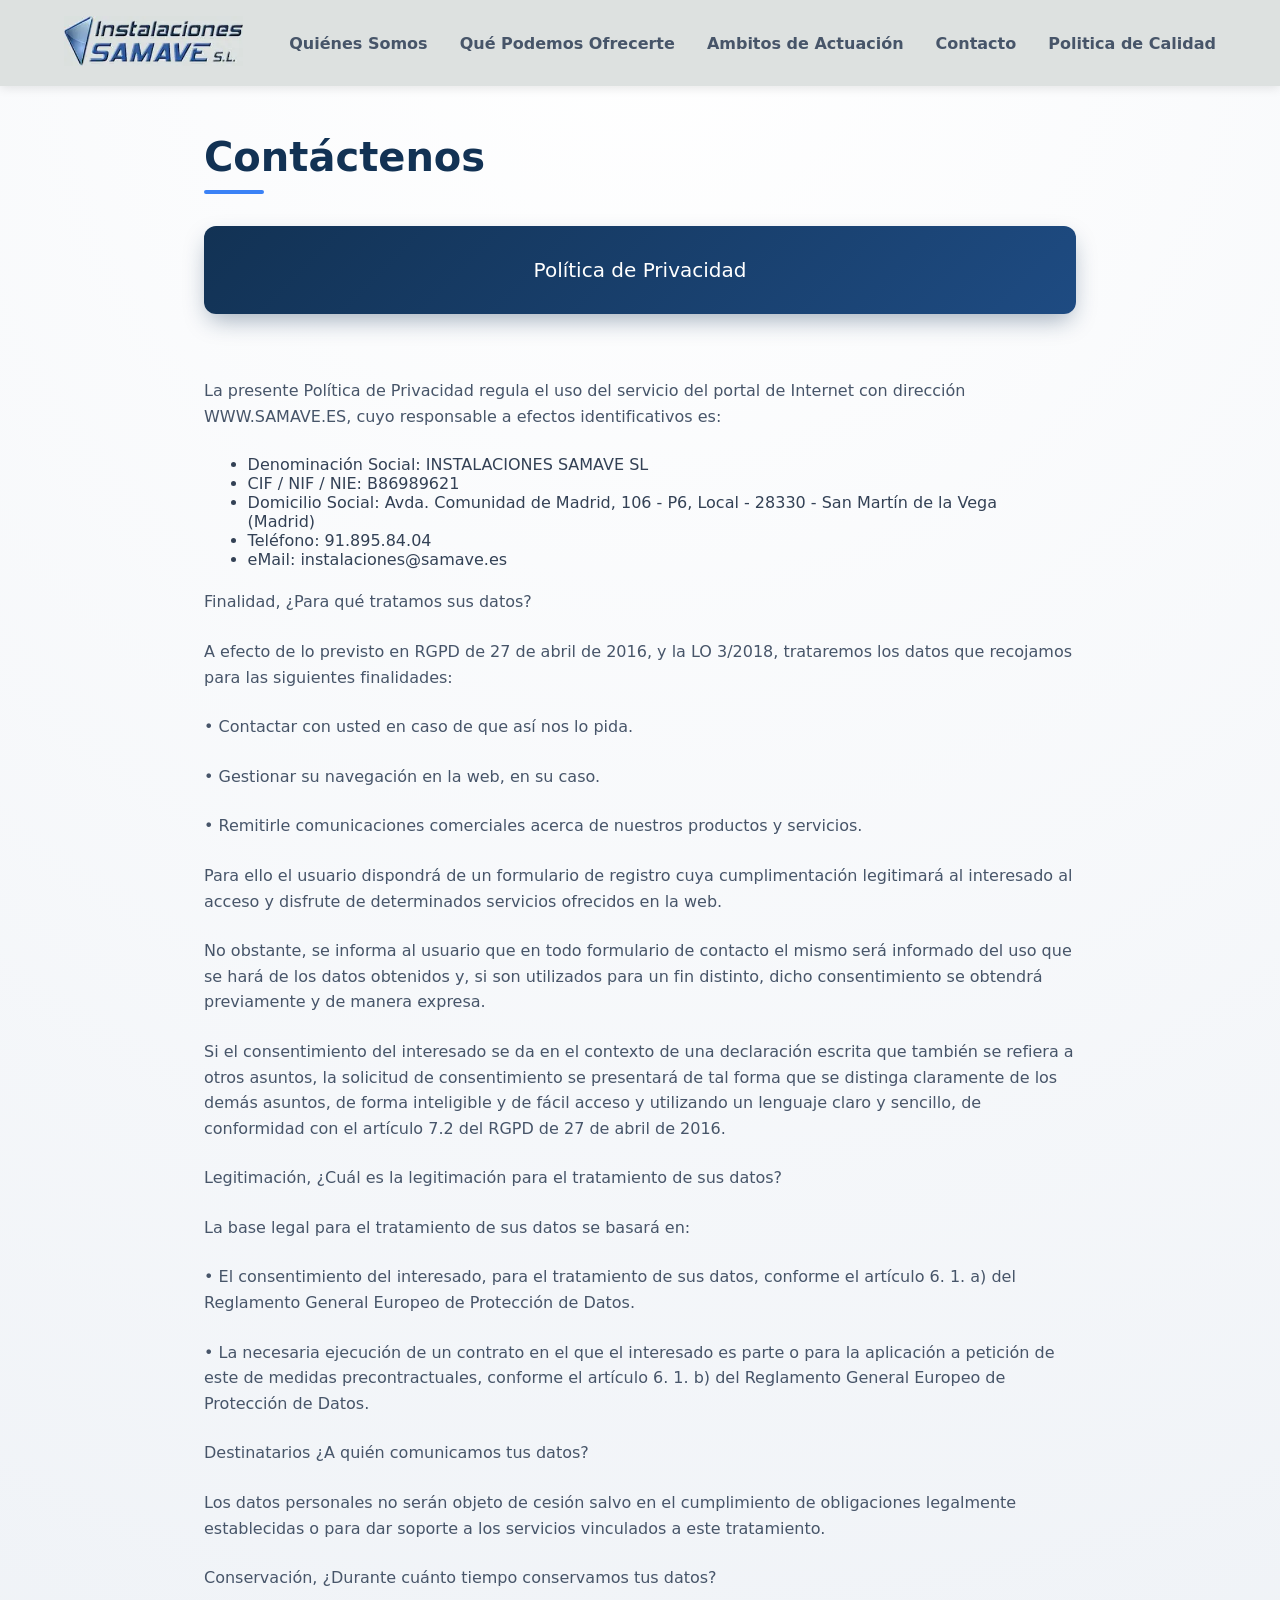
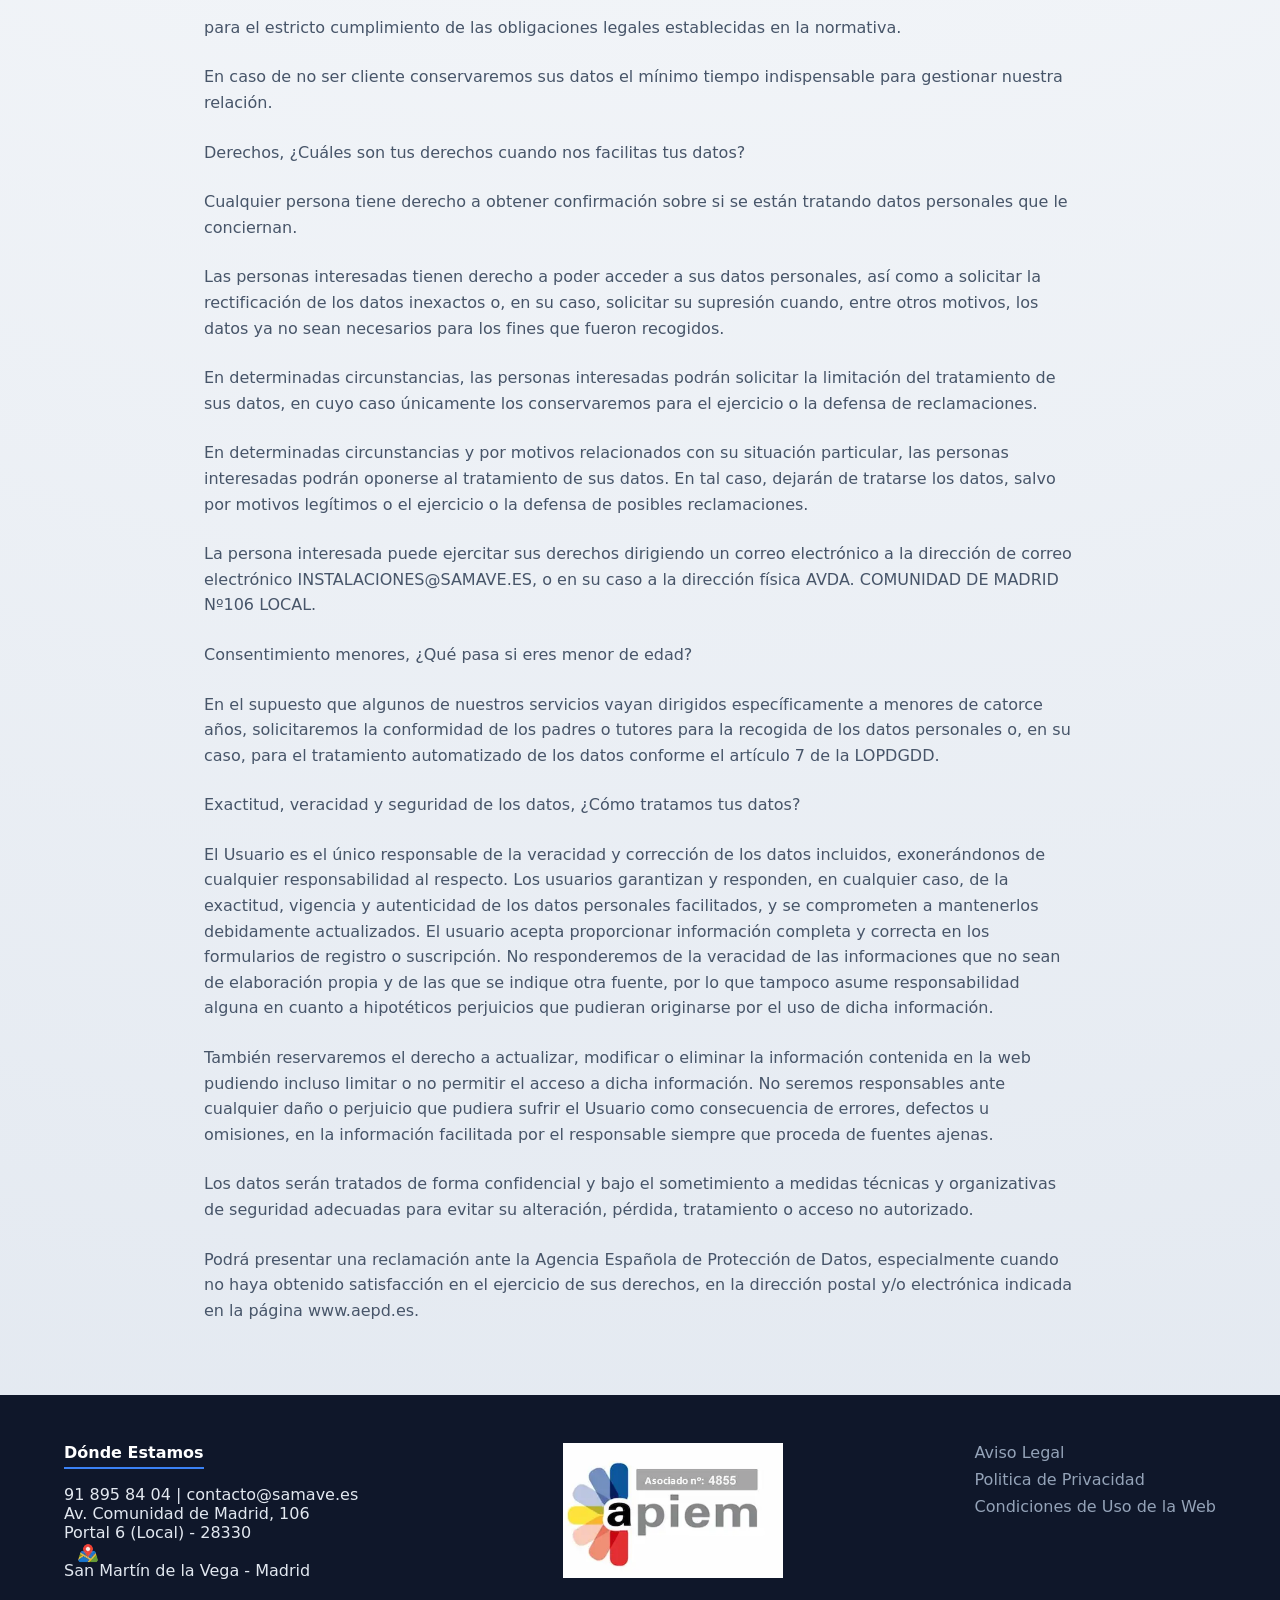
<file: WebSamaveV1/legal/politica.html>
<!DOCTYPE html>
<html lang="es">
<head>
    <meta charset="UTF-8">
    <meta name="viewport" content="width=device-width, initial-scale=1.0">
    <title>Pólitica de Privacidad | Instalaciones Samave S.L.</title>
    <meta name="description" content="Página Web descriptiva de Empresa Instaladora Electricidad, Instalaciones Samave S.L. en Madrid." />
    <link rel="stylesheet" href="../css/style.css">
</head>
<body>

    <header class="site-header">
        <div class="logo-container">
            <img src="../images/logo.webp" alt="SAMAVE" class="logo">
        </div>
        
        <button class="menu-toggle" aria-label="Abrir menú">
            <span class="hamburger"></span>
        </button>
        
        <nav class="main-nav">
            <ul>
                <li><a href="../index.html">Quiénes Somos</a></li>
                <li><a href="../servicios/servicios.html">Qué Podemos Ofrecerte</a></li>
                <li><a href="../ambitos/ambitos.html">Ambitos de Actuación</a></li>
                <li><a href="../contacto/contacto.html">Contacto</a></li>
                <li><a href="../calidad/calidad.html">Politica de Calidad</a></li>
            </ul>
        </nav>
    </header>

    <main class="main-content">
        <section class="about-section">
            <h2>Contáctenos</h2>
            
            <div class="callout">
                <p>Política de Privacidad</p>
            </div>

            <div class="about-grid-legal">
                <div class="about-text-legal">
                    <p>La presente Política de Privacidad regula el uso del servicio del portal de Internet con dirección WWW.SAMAVE.ES, cuyo responsable a efectos identificativos es:</p>
            <ul class="list">
                <li>Denominación Social: INSTALACIONES SAMAVE SL</li>
                <li>CIF / NIF / NIE: B86989621</li>
                <li>Domicilio Social: Avda. Comunidad de Madrid, 106 - P6, Local - 28330 - San Martín de la Vega (Madrid)</li>
                <li>Teléfono: 91.895.84.04</li>
                <li>eMail: instalaciones@samave.es</li>
            </ul> <br>
              	<p>Finalidad, ¿Para qué tratamos sus datos?</p>
              	<p>A efecto de lo previsto en RGPD de 27 de abril de 2016, y la LO 3/2018, trataremos los datos que recojamos para las siguientes finalidades:</p>

              	<p>•	Contactar con usted en caso de que así nos lo pida.</p>
              	<p>•	Gestionar su navegación en la web, en su caso.</p>
              	<p>•	Remitirle comunicaciones comerciales acerca de nuestros productos y servicios.</p>

              	<p>Para ello el usuario dispondrá de un formulario de registro cuya cumplimentación legitimará al interesado al acceso y disfrute de determinados servicios ofrecidos en la web.</p>
              	<p>No obstante, se informa al usuario que en todo formulario de contacto el mismo será informado del uso que se hará de los datos obtenidos y, si son utilizados para un fin distinto, dicho consentimiento se obtendrá previamente y de manera expresa.</p>
              	<p>Si el consentimiento del interesado se da en el contexto de una declaración escrita que también se refiera a otros asuntos, la solicitud de consentimiento se presentará de tal forma que se distinga claramente de los demás asuntos, de forma inteligible y de fácil acceso y utilizando un lenguaje claro y sencillo, de conformidad con el artículo 7.2 del RGPD de 27 de abril de 2016.</p>
 
              	<p>Legitimación, ¿Cuál es la legitimación para el tratamiento de sus datos?</p>

              	<p>La base legal para el tratamiento de sus datos se basará en:</p>
              	<p>•	El consentimiento del interesado, para el tratamiento de sus datos, conforme el artículo 6. 1. a) del Reglamento General Europeo de Protección de Datos.</p>
              	<p>•	La necesaria ejecución de un contrato en el que el interesado es parte o para la aplicación a petición de este de medidas precontractuales, conforme el artículo 6. 1. b) del Reglamento General Europeo de Protección de Datos.</p>

              	<p>Destinatarios ¿A quién comunicamos tus datos?</p>
              	<p>Los datos personales no serán objeto de cesión salvo en el cumplimiento de obligaciones legalmente establecidas o para dar soporte a los servicios vinculados a este tratamiento.</p>

              	<p>Conservación, ¿Durante cuánto tiempo conservamos tus datos?</p>
              	<p>para el estricto cumplimiento de las obligaciones legales establecidas en la normativa.</p>
              	<p>En caso de no ser cliente conservaremos sus datos el mínimo tiempo indispensable para gestionar nuestra relación.</p>

              	<p>Derechos, ¿Cuáles son tus derechos cuando nos facilitas tus datos?</p>
              	<p>Cualquier persona tiene derecho a obtener confirmación sobre si se están tratando datos personales que le conciernan.</p>
              	<p>Las personas interesadas tienen derecho a poder acceder a sus datos personales, así como a solicitar la rectificación de los datos inexactos o, en su caso, solicitar su supresión cuando, entre otros motivos, los datos ya no sean necesarios para los fines que fueron recogidos.</p>
              	<p>En determinadas circunstancias, las personas interesadas podrán solicitar la limitación del tratamiento de sus datos, en cuyo caso únicamente los conservaremos para el ejercicio o la defensa de reclamaciones.</p>
              	<p>En determinadas circunstancias y por motivos relacionados con su situación particular, las personas interesadas podrán oponerse al tratamiento de sus datos. En tal caso, dejarán de tratarse los datos, salvo por motivos legítimos o el ejercicio o la defensa de posibles reclamaciones.</p>
              	<p>La persona interesada puede ejercitar sus derechos dirigiendo un correo electrónico a la dirección de correo electrónico INSTALACIONES@SAMAVE.ES, o en su caso a la dirección física AVDA. COMUNIDAD DE MADRID Nº106 LOCAL.</p>
              	
                <p>Consentimiento menores, ¿Qué pasa si eres menor de edad?</p>
              	<p>En el supuesto que algunos de nuestros servicios vayan dirigidos específicamente a menores de catorce años, solicitaremos la conformidad de los padres o tutores para la recogida de los datos personales o, en su caso, para el tratamiento automatizado de los datos conforme el artículo 7 de la LOPDGDD.</p>

              	<p>Exactitud, veracidad y seguridad de los datos, ¿Cómo tratamos tus datos?</p>
              	<p>El Usuario es el único responsable de la veracidad y corrección de los datos incluidos, exonerándonos de cualquier responsabilidad al respecto. Los usuarios garantizan y responden, en cualquier caso, de la exactitud, vigencia y autenticidad de los datos personales facilitados, y se comprometen a mantenerlos debidamente actualizados. El usuario acepta proporcionar información completa y correcta en los formularios de registro o suscripción. No responderemos de la veracidad de las informaciones que no sean de elaboración propia y de las que se indique otra fuente, por lo que tampoco asume responsabilidad alguna en cuanto a hipotéticos perjuicios que pudieran originarse por el uso de dicha información.</p>
              	<p>También reservaremos el derecho a actualizar, modificar o eliminar la información contenida en la web pudiendo incluso limitar o no permitir el acceso a dicha información. No seremos responsables ante cualquier daño o perjuicio que pudiera sufrir el Usuario como consecuencia de errores, defectos u omisiones, en la información facilitada por el responsable siempre que proceda de fuentes ajenas.</p>
              	<p>Los datos serán tratados de forma confidencial y bajo el sometimiento a medidas técnicas y organizativas de seguridad adecuadas para evitar su alteración, pérdida, tratamiento o acceso no autorizado.</p>
              	<p>Podrá presentar una reclamación ante la Agencia Española de Protección de Datos, especialmente cuando no haya obtenido satisfacción en el ejercicio de sus derechos, en la dirección postal y/o electrónica indicada en la página www.aepd.es.</p>
            </div>
        </section>
    </main>

    <footer class="site-footer">
        <div class="footer-info">
            <div class="location">
                <h4>	Dónde Estamos</h4>
                <p>	91 895 84 04 | contacto@samave.es</p>
		<p>	Av. Comunidad de Madrid, 106</p>
		<p>	Portal 6 (Local) - 28330</p>
		<img onclick="window.open('https://goo.gl/maps/Gi8ZYjsyzfTFRY7t7')" src="../images/iconMap.webp" Alt="Redireccionamiento Google Maps" style="cursor: pointer; margin-bottom: -7px;margin-left: 13px;width: 22px;">
                <p>	San Martín de la Vega - Madrid</p>
            </div>
	<div class_"apiem">
		<img src="../images/apiem.webp" alt="Asoiados Apiem" style="cursor: pointer; margin-bottom: -7px;margin-left: 13px;width: 220px;">
	</div>
            <div class="legal-links">
                <a href="aviso.html">	Aviso Legal</a>
		<a href="politica.html" class="active">	Politica de Privacidad</a>
		<a href="condiciones.html">	Condiciones de Uso de la Web</a>
            </div>
        </div>
    </footer>

    <script>
        // Lógica del menú móvil
        const menuToggle = document.querySelector('.menu-toggle');
        const mainNav = document.querySelector('.main-nav');
        menuToggle.addEventListener('click', () => {
            mainNav.classList.toggle('nav-active');
            menuToggle.classList.toggle('active');
        });

    </script>
</body>
</html>
</file>
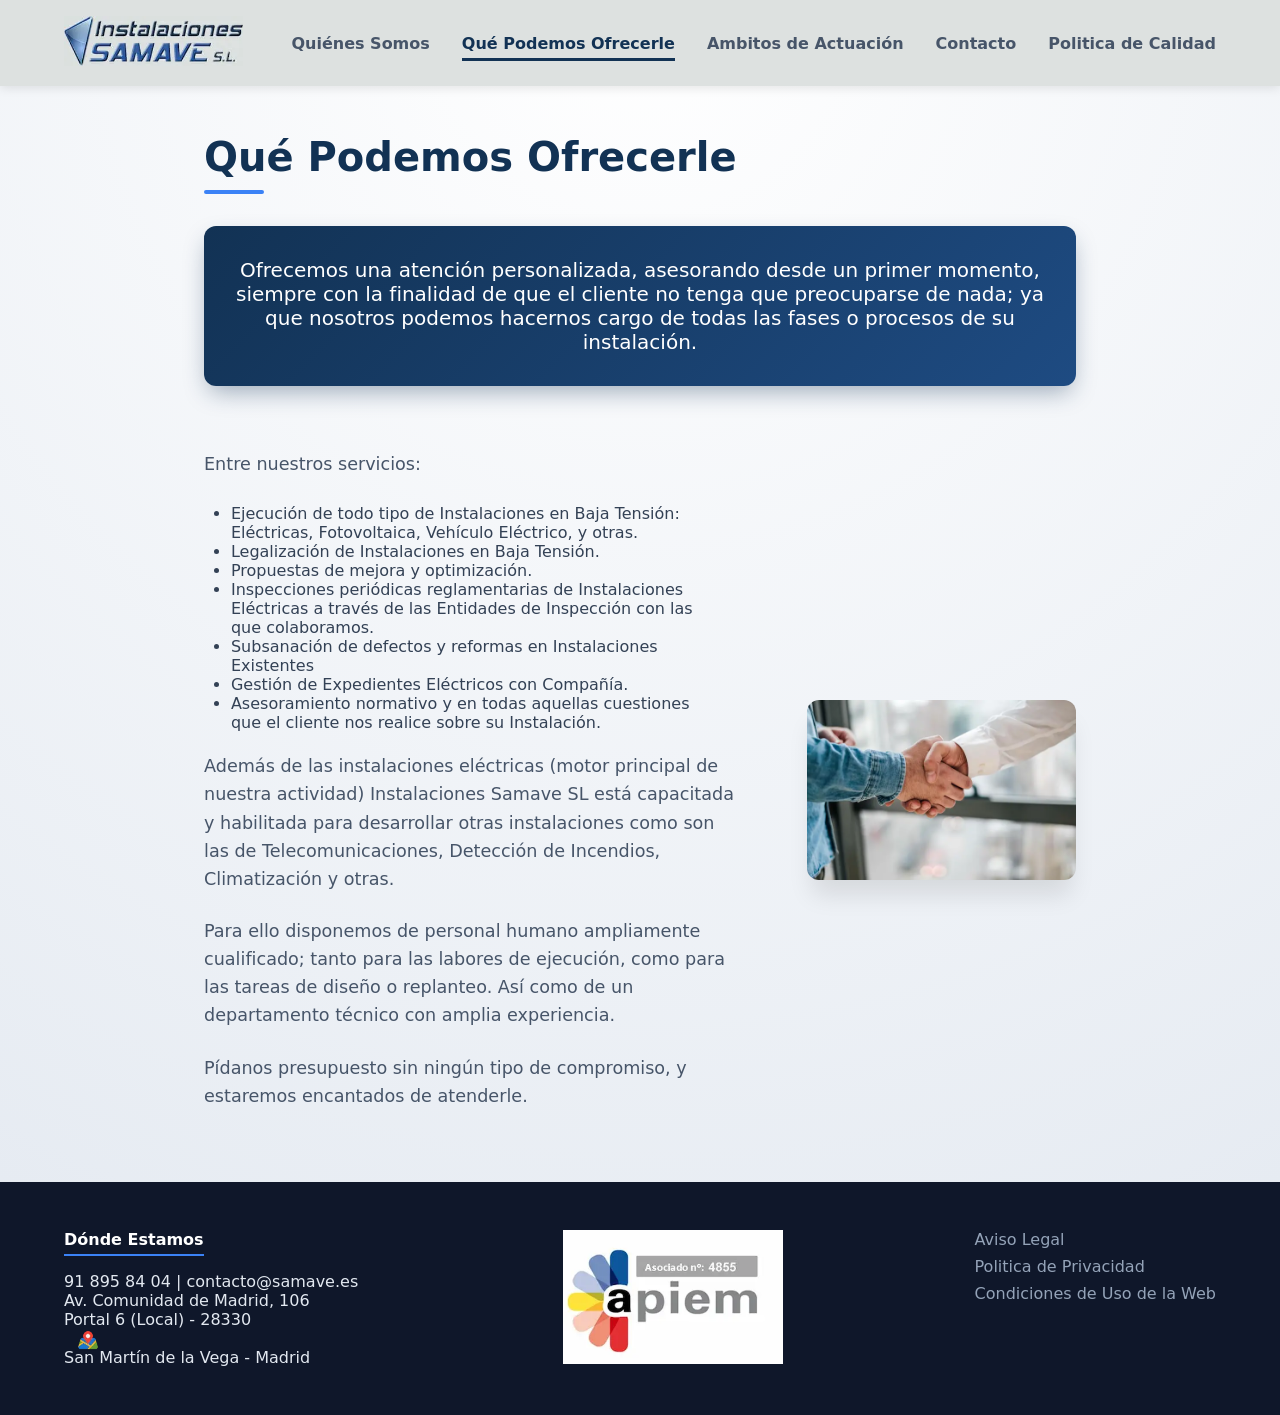
<file: WebSamaveV1/servicios/servicios.html>
<!DOCTYPE html>
<html lang="es">
<head>
    <meta charset="UTF-8">
    <meta name="viewport" content="width=device-width, initial-scale=1.0">
    <title>Qué Ofrecemos | Instalaciones Samave S.L.</title>
    <meta name="description" content="Página Web descriptiva de Empresa Instaladora Electricidad, Instalaciones Samave S.L. en Madrid." />
    <link rel="stylesheet" href="../css/style.css">
</head>
<body>

    <header class="site-header">
        <div class="logo-container">
            <img src="../images/logo.webp" alt="SAMAVE" class="logo">
        </div>
        
        <button class="menu-toggle" aria-label="Abrir menú">
            <span class="hamburger"></span>
        </button>
        
        <nav class="main-nav">
            <ul>
                <li><a href="../index.html">Quiénes Somos</a></li>
                <li><a href="servicios.html" class="active">Qué Podemos Ofrecerle</a></li>
                <li><a href="../ambitos/ambitos.html">Ambitos de Actuación</a></li>
                <li><a href="../contacto/contacto.html">Contacto</a></li>
                <li><a href="../calidad/calidad.html">Politica de Calidad</a></li>
            </ul>
        </nav>
    </header>

    <main class="main-content">
        <section class="about-section">
            <h2>Qué Podemos Ofrecerle</h2>
            
            <div class="callout">
                <p>Ofrecemos una atención personalizada, asesorando desde un primer momento, siempre con la finalidad de que el cliente no tenga que preocuparse de nada; ya que nosotros podemos hacernos cargo de todas las fases o procesos de su instalación. </p>
            </div>

            <div class="about-grid">
                <div class="about-text">
                    <p>Entre nuestros servicios:</p>
            <ul class="list">
                <li> Ejecución de todo tipo de Instalaciones en Baja Tensión: Eléctricas, Fotovoltaica, Vehículo Eléctrico, y otras.</li>
                <li> Legalización de Instalaciones en Baja Tensión.</li>
                <li> Propuestas de mejora y optimización.</li>
                <li> Inspecciones periódicas reglamentarias de Instalaciones Eléctricas a través de las Entidades de Inspección con las que colaboramos.</li>
                <li> Subsanación de defectos y reformas en Instalaciones Existentes</li>
                <li> Gestión de Expedientes Eléctricos con Compañía.</li>
                <li> Asesoramiento normativo y en todas aquellas cuestiones que el cliente nos realice sobre su Instalación.</li>
            </ul><br>
                <p>Además de las instalaciones eléctricas (motor principal de nuestra actividad) Instalaciones Samave SL está capacitada y habilitada para desarrollar otras instalaciones como son las de Telecomunicaciones, Detección de Incendios, Climatización y otras.</p>
		<p>Para ello disponemos de personal humano ampliamente cualificado; tanto para las labores de ejecución, como para las tareas de diseño o replanteo. Así como de un departamento técnico con amplia experiencia.</p>
		<p>Pídanos presupuesto sin ningún tipo de compromiso, y estaremos encantados de atenderle.</p>
		</div>
                
                <div class="about-image">
                    <img src="../images/manos.webp" alt="Estrechamiento de manos, confianza de nuestros clientes.">
                </div>
            </div>
        </section>
    </main>

    <footer class="site-footer">
        <div class="footer-info">
            <div class="location">
                <h4>	Dónde Estamos</h4>
                <p>	91 895 84 04 | contacto@samave.es</p>
		<p>	Av. Comunidad de Madrid, 106</p>
		<p>	Portal 6 (Local) - 28330</p>
		<img onclick="window.open('https://goo.gl/maps/Gi8ZYjsyzfTFRY7t7')" src="../images/iconMap.webp" alt="Redireccion Google Maps" style="cursor: pointer; margin-bottom: -7px;margin-left: 13px;width: 22px;">
                <p>	San Martín de la Vega - Madrid</p>
            </div>
	<div class_"apiem">
		<img src="../images/apiem.webp" alt="Asociados Apiem" style="cursor: pointer; margin-bottom: -7px;margin-left: 13px;width: 220px;">
	</div>
            <div class="legal-links">
                <a href="../legal/aviso.html">	Aviso Legal</a>
		<a href="../legal/politica.html">	Politica de Privacidad</a>
		<a href="../legal/condiciones.html">	Condiciones de Uso de la Web</a>
            </div>
        </div>
    </footer>

    <script>
        // Lógica del menú móvil
        const menuToggle = document.querySelector('.menu-toggle');
        const mainNav = document.querySelector('.main-nav');
        menuToggle.addEventListener('click', () => {
            mainNav.classList.toggle('nav-active');
            menuToggle.classList.toggle('active');
        });
    </script>
</body>
</html>
</file>
<file: WebSamaveV1/css/index.css>
* { margin: 0; padding: 0; box-sizing: border-box; }
body { 
    font-family: sans-serif; 
    background: radial-gradient(circle at top, #ffffff 0%, #e2e8f0 100%);
    color: #334155; 
    min-height: 100vh;
}

/* Header */
.site-header { 
    background: #DDE1E0; padding: 1rem 5%; display: flex; 
    justify-content: space-between; align-items: center; 
    position: sticky; top: 0; z-index: 1000; box-shadow: 0 2px 10px rgba(0,0,0,0.1);
}
.logo { height: 50px; }
.main-nav ul { list-style: none; display: flex; gap: 2rem; }
.main-nav a { text-decoration: none; color: #475569; font-weight: 600; white-space: nowrap; }
.main-nav a.active { color: #123254; border-bottom: 2px solid #123254; }
.main-nav a:hover, .main-nav a.active { color: #123254; border-bottom: 3px solid #123254; }

/* Carrusel */
.hero-carousel {
    position: relative;
    width: 100%;
    height: 60vh; /* Ocupa el 60% de la altura de la pantalla */
    min-height: 400px;
    overflow: hidden;
    background-color: #123254;
}

.carousel-inner {
    width: 100%;
    height: 100%;
    position: relative;
}

.slide {
    position: absolute;
    top: 0;
    left: 0;
    width: 100%;
    height: 100%;
    opacity: 0;
    transition: opacity 0.8s ease-in-out;
    display: flex;
    align-items: center;
    justify-content: center;
}

.slide.active {
    opacity: 1;
    z-index: 10;
}

/* La imagen de fondo del slide */
.slide img {
    position: absolute;
    width: 100%;
    height: 100%;
    object-fit: cover; /* Hace que la imagen llene el espacio sin deformarse */
    z-index: 1;
}

/* Capa oscura sobre la imagen para que el texto se lea bien */
.slide::after {
    content: '';
    position: absolute;
    top: 0;
    left: 0;
    width: 100%;
    height: 100%;
    background: rgba(18, 50, 84, 0.6); /* Azul corporativo semitransparente */
    z-index: 2;
}

.slide-caption {
    position: relative;
    z-index: 3;
    text-align: center;
    color: white;
    padding: 0 20px;
    max-width: 800px;
}

.slide-caption h3 {
    font-size: 3rem;
    margin-bottom: 1rem;
    text-shadow: 2px 2px 4px rgba(0,0,0,0.5);
}

.slide-caption p {
    font-size: 1.2rem;
    text-shadow: 1px 1px 3px rgba(0,0,0,0.5);
}

/* Botones laterales */
.carousel-control {
    position: absolute;
    top: 50%;
    transform: translateY(-50%);
    background-color: rgba(255, 255, 255, 0.2);
    color: white;
    border: none;
    font-size: 2rem;
    padding: 15px 20px;
    cursor: pointer;
    z-index: 20;
    transition: background-color 0.3s;
    border-radius: 4px;
}

.carousel-control:hover {
    background-color: rgba(255, 255, 255, 0.6);
    color: #123254;
}

.carousel-control.prev { left: 20px; }
.carousel-control.next { right: 20px; }

@media (max-width: 768px) {
    .slide-caption h3 { font-size: 2rem; }
    .slide-caption p { font-size: 1rem; }
    .carousel-control { padding: 10px 15px; font-size: 1.5rem; }
}


.about-section h1::after { content: ''; display: block; width: 60px; height: 4px; background: #3b82f6; margin-top: 10px; border-radius: 2px; }
.about-grid { 
    display: grid; 
    grid-template-columns: 1fr 1fr; 
    gap: 4rem; 
    align-items: center; 
}
.about-image-index { display: flex; justify-content: center; transition: transform 0.3s ease; }
.about-image-index img { max-width: 100%; height: auto; border-radius: 12px; box-shadow: 0 20px 20px -5px rgba(0,0,0,0.1); }

/* CONTENIDO */

.main-content { padding: 3rem 5%; max-width: 1000px; margin: auto; }
.callout { background: #123254; color: white; padding: 2rem; border-radius: 10px; margin-bottom: 2rem; }
.inline-form { display: grid; grid-template-columns: 1fr 1fr; gap: 1rem; }
.full-width { grid-column: 1 / -1; }
input, textarea { width: 100%; padding: 0.8rem; border: 1px solid #ddd; border-radius: 5px; }
.btn-submit:hover {
    background-color: #3b82f6; /* Cambia a azul claro */
}

/* MENÚ MÓVIL Y RESPONSIVO */
.menu-toggle { display: none; cursor: pointer; border: none; background: none; z-index: 1001; padding: 0.5rem; }
.hamburger { display: block; width: 30px; height: 3px; background: #123254; position: relative; transition: 0.3s; }
.hamburger::before, .hamburger::after { content: ''; position: absolute; width: 30px; height: 3px; background: #123254; left: 0; transition: 0.3s; }
.hamburger::before { top: -8px; } .hamburger::after { top: 8px; }
.menu-toggle.active .hamburger { background: transparent; }
.menu-toggle.active .hamburger::before { transform: translateY(8px) rotate(45deg); }
.menu-toggle.active .hamburger::after { transform: translateY(-8px) rotate(-45deg); }

@media (max-width: 950px) {
    .menu-toggle { display: block; }
    .main-nav { position: fixed; right: -100%; top: 0; background: white; width: 300px; height: 100vh; box-shadow: -5px 0 15px rgba(0,0,0,0.1); display: flex; flex-direction: column; justify-content: center; transition: 0.4s; }
    .main-nav.nav-active { right: 0; }
    .main-nav ul { flex-direction: column; padding: 2rem; }
    .inline-form { grid-template-columns: 1fr; }
    .about-grid { display: block; }
}
@media (max-width: 768px) {
    .about-grid { grid-template-columns: 1fr; gap: 2rem; }
    .inline-form { grid-template-columns: 1fr; }
    .contact-card { padding: 2rem 1.5rem; }
}

/* PIE DE PÁGINA */
.site-footer { background: #0f172a; color: #e2e8f0; padding: 3rem 5%; margin-top: auto; }
.footer-info { max-width: 1200px; margin: 0 auto; display: flex; justify-content: space-between; flex-wrap: wrap; gap: 2rem; }
.location h4 { color: white; border-bottom: 2px solid #3b82f6; display: inline-block; padding-bottom: 5px; margin-bottom: 1rem; }
.legal-links { display: flex; flex-direction: column; gap: 0.5rem; }
.legal-links a { color: #94a3b8; text-decoration: none; }
.legal-links a:hover { color: white; }
</file>
<file: WebSamaveV1/css/style.css>
* { margin: 0; padding: 0; box-sizing: border-box; }
body { 
    font-family: system-ui, -apple-system, sans-serif; 
    background: radial-gradient(circle at top, #ffffff 0%, #e2e8f0 100%);
    color: #334155; 
    min-height: 100vh;
    display: flex;
    flex-direction: column;
}

/* CABECERA Y NAVEGACIÓN */
.site-header { 
    background: #DDE1E0; padding: 1rem 5%; display: flex; 
    justify-content: space-between; align-items: center; 
    position: sticky; top: 0; z-index: 1000; box-shadow: 0 2px 10px rgba(0,0,0,0.1);
}
.logo { height: 50px; }
.logo-container { margin-right: 2rem; flex-shrink: 0; }
.main-nav ul { list-style: none; display: flex; gap: 2rem; }
.main-nav a { text-decoration: none; color: #475569; font-weight: 600; white-space: nowrap; padding-bottom: 5px; transition: 0.3s; }
.main-nav a:hover, .main-nav a.active { color: #123254; border-bottom: 3px solid #123254; }

/* CONTENIDO PRINCIPAL (Reutilizable para cualquier sección) */
.main-content { padding: 3rem 5%; max-width: 1000px; margin: 0 auto; width: 100%; flex: 1; }
.about-section h2 { color: #123254; font-size: 2.5rem; margin-bottom: 2rem; position: relative; }
.about-section h2::after { content: ''; display: block; width: 60px; height: 4px; background: #3b82f6; margin-top: 10px; border-radius: 2px; }
.callout { background: linear-gradient(135deg, #123254 0%, #1e4b82 100%); color: white; padding: 2rem; border-radius: 12px; font-size: 1.25rem; text-align: center; margin-bottom: 4rem; box-shadow: 0 10px 25px -5px rgba(18,50,84,0.4); }
.about-grid { display: grid; grid-template-columns: 2fr 1fr; gap: 4rem; align-items: center; }
.about-grid-legal {  align-items: center; }
.about-text p { font-size: 1.1rem; margin-bottom: 1.5rem; color: #475569; line-height: 1.6; }
.about-text-legal p { font-size: 1.0rem; margin-bottom: 1.5rem; color: #475569; align-items: center; line-height: 1.6; }
.list { padding: 0.1rem 5%;}
.about-image img { width: 100%; height: auto; border-radius: 12px; box-shadow: 0 20px 25px -5px rgba(0,0,0,0.1); transition: transform 0.3s ease; }
.about-image-legal img { width: 50%; height: auto; border-radius: 12px; box-shadow: 0 20px 25px -5px rgba(0,0,0,0.1); transition: transform 0.3s ease; }
.about-image-calidad img { width: 75%; height: auto; box-shadow: 0 20px 25px -5px rgba(0,0,0,0.1); }
.about-image img:hover { transform: translateY(-5px); }




/* PIE DE PÁGINA */
.site-footer { background: #0f172a; color: #e2e8f0; padding: 3rem 5%; margin-top: auto; }
.footer-info { max-width: 1200px; margin: 0 auto; display: flex; justify-content: space-between; flex-wrap: wrap; gap: 2rem; }
.location h4 { color: white; border-bottom: 2px solid #3b82f6; display: inline-block; padding-bottom: 5px; margin-bottom: 1rem; }
.legal-links { display: flex; flex-direction: column; gap: 0.5rem; }
.legal-links a { color: #94a3b8; text-decoration: none; }
.legal-links a:hover { color: white; }

/* MENÚ MÓVIL Y RESPONSIVO */
.menu-toggle { display: none; cursor: pointer; border: none; background: none; z-index: 1001; padding: 0.5rem; }
.hamburger { display: block; width: 30px; height: 3px; background: #123254; position: relative; transition: 0.3s; }
.hamburger::before, .hamburger::after { content: ''; position: absolute; width: 30px; height: 3px; background: #123254; left: 0; transition: 0.3s; }
.hamburger::before { top: -8px; } .hamburger::after { top: 8px; }
.menu-toggle.active .hamburger { background: transparent; }
.menu-toggle.active .hamburger::before { transform: translateY(8px) rotate(45deg); }
.menu-toggle.active .hamburger::after { transform: translateY(-8px) rotate(-45deg); }

@media (max-width: 950px) {
    .menu-toggle { display: block; }
    .main-nav { position: fixed; right: -100%; top: 0; background: white; width: 300px; height: 100vh; box-shadow: -5px 0 15px rgba(0,0,0,0.1); display: flex; flex-direction: column; justify-content: center; transition: 0.4s; }
    .main-nav.nav-active { right: 0; }
    .main-nav ul { flex-direction: column; padding: 2rem; }
    .inline-form { grid-template-columns: 1fr; }
    .about-grid { display: block; }
}
@media (max-width: 768px) {
    .about-grid { grid-template-columns: 1fr; gap: 2rem; }
    .inline-form { grid-template-columns: 1fr; }
    .contact-card { padding: 2rem 1.5rem; }
}
</file>
